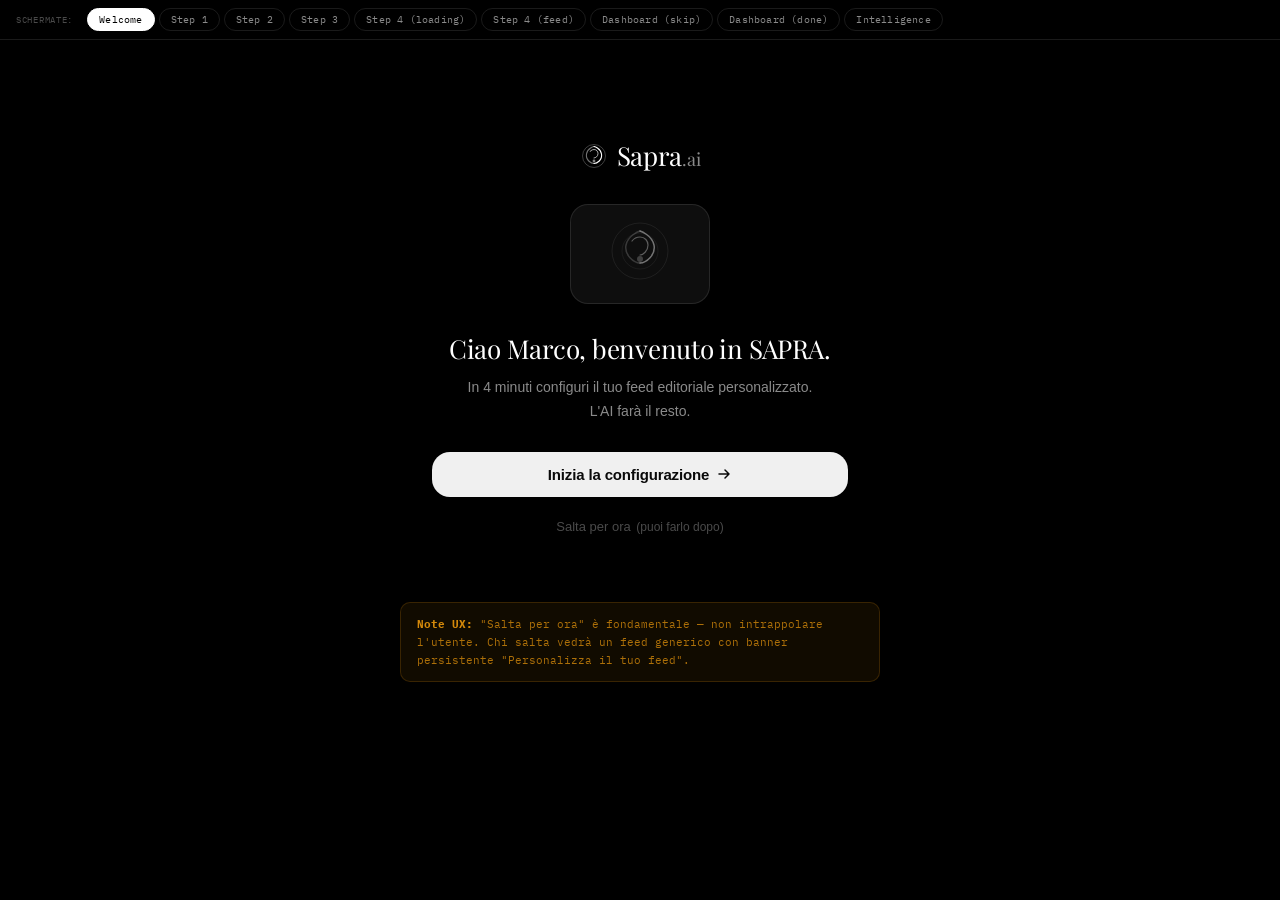
<file: index.html>
<!DOCTYPE html>
<html lang="it">
<head>
  <meta charset="UTF-8" />
  <meta name="viewport" content="width=device-width, initial-scale=1.0" />
  <title>Sapra.ai — Onboarding Wireframe</title>
  <link rel="preconnect" href="https://fonts.googleapis.com" />
  <link rel="preconnect" href="https://fonts.gstatic.com" crossorigin />
  <link href="https://fonts.googleapis.com/css2?family=Playfair+Display:wght@400;500;600&family=IBM+Plex+Mono:wght@400;500&display=swap" rel="stylesheet" />
  <link href="https://api.fontshare.com/v2/css?f[]=satoshi@400,500,700&display=swap" rel="stylesheet" />
  <link rel="stylesheet" href="style.css" />
</head>
<body>
  <!-- NAV MAP -->
  <div class="screen-nav">
    <span class="nav-label">Schermate:</span>
    <button onclick="showScreen('welcome')" class="nav-btn active" id="nav-welcome">Welcome</button>
    <button onclick="showScreen('step1')" class="nav-btn" id="nav-step1">Step 1</button>
    <button onclick="showScreen('step2')" class="nav-btn" id="nav-step2">Step 2</button>
    <button onclick="showScreen('step3')" class="nav-btn" id="nav-step3">Step 3</button>
    <button onclick="showScreen('step4-loading')" class="nav-btn" id="nav-step4-loading">Step 4 (loading)</button>
    <button onclick="showScreen('step4-done')" class="nav-btn" id="nav-step4-done">Step 4 (feed)</button>
    <button onclick="showScreen('dashboard-skip')" class="nav-btn" id="nav-dashboard-skip">Dashboard (skip)</button>
    <button onclick="showScreen('dashboard-done')" class="nav-btn" id="nav-dashboard-done">Dashboard (done)</button>
    <button onclick="showScreen('intelligence')" class="nav-btn" id="nav-intelligence">Intelligence</button>
  </div>

  <div class="stage">

    <!-- ═══════════════════════════════════════════════════════ -->
    <!-- WELCOME SCREEN                                          -->
    <!-- ═══════════════════════════════════════════════════════ -->
    <div class="screen active" id="screen-welcome">
      <div class="card welcome-card">
        <div class="logo">
          <span class="logo-mark">
            <svg width="26" height="26" viewBox="0 0 26 26" fill="none" xmlns="http://www.w3.org/2000/svg">
              <circle cx="13" cy="13" r="11.5" stroke="white" stroke-width="0.8" opacity="0.3"/>
              <path d="M13 3.5C13 3.5 19.5 5 20.5 11C21.5 17 16 20.5 13 20.5" stroke="white" stroke-width="1.1" stroke-linecap="round" fill="none"/>
              <path d="M13 3.5C13 3.5 6.5 5 5.5 11C4.5 17 10 20.5 13 20.5" stroke="white" stroke-width="1.1" stroke-linecap="round" fill="none" opacity="0.45"/>
              <path d="M9 8.5C9 8.5 10.5 6.5 13 6.5C15.5 6.5 17 8.5 17 10.5C17 13.5 14.5 15 13 15" stroke="white" stroke-width="1" stroke-linecap="round" fill="none" opacity="0.65"/>
              <circle cx="13" cy="18" r="1.4" fill="white" opacity="0.5"/>
            </svg>
          </span>
          <span>Sapra<span class="logo-ai">.ai</span></span>
        </div>

        <div class="welcome-illustration">
          <div class="illustration-box">
            <div class="illustration-inner">
              <svg width="64" height="64" viewBox="0 0 64 64" fill="none">
                <circle cx="32" cy="32" r="28" stroke="rgba(255,255,255,0.12)" stroke-width="1"/>
                <circle cx="32" cy="32" r="18" stroke="rgba(255,255,255,0.1)" stroke-width="1"/>
                <path d="M32 12C32 12 44 16 46 26C48 36 38 44 32 44" stroke="white" stroke-width="1.5" stroke-linecap="round" opacity="0.7"/>
                <path d="M32 12C32 12 20 16 18 26C16 36 26 44 32 44" stroke="white" stroke-width="1.5" stroke-linecap="round" opacity="0.3"/>
                <path d="M24 22C24 22 27 18 32 18C37 18 40 22 40 26C40 32 35 36 32 36" stroke="white" stroke-width="1.2" stroke-linecap="round" opacity="0.55"/>
                <circle cx="32" cy="40" r="3" fill="white" opacity="0.35"/>
              </svg>
            </div>
          </div>
        </div>

        <div class="welcome-text">
          <h1>Ciao Marco, benvenuto in SAPRA.</h1>
          <p>In 4 minuti configuri il tuo feed editoriale personalizzato.<br />L'AI farà il resto.</p>
        </div>

        <div class="welcome-actions">
          <button class="btn-primary btn-lg" onclick="showScreen('step1')">
            Inizia la configurazione
            <svg width="16" height="16" viewBox="0 0 16 16" fill="none"><path d="M3 8h10M9 4l4 4-4 4" stroke="currentColor" stroke-width="1.5" stroke-linecap="round" stroke-linejoin="round"/></svg>
          </button>
          <button class="btn-ghost" onclick="showScreen('dashboard-skip')">
            Salta per ora <span class="muted">(puoi farlo dopo)</span>
          </button>
        </div>
      </div>

      <div class="ux-note">
        <strong>Note UX:</strong> "Salta per ora" è fondamentale — non intrappolare l'utente.
        Chi salta vedrà un feed generico con banner persistente "Personalizza il tuo feed".
      </div>
    </div>

    <!-- ═══════════════════════════════════════════════════════ -->
    <!-- STEP 1 — PROFILO EDITORIALE                            -->
    <!-- ═══════════════════════════════════════════════════════ -->
    <div class="screen" id="screen-step1">
      <div class="card wizard-card">
        <!-- Header -->
        <div class="wizard-header">
          <button class="btn-exit" onclick="showScreen('welcome')">
            <svg width="14" height="14" viewBox="0 0 14 14" fill="none"><path d="M13 1L1 13M1 1l12 12" stroke="currentColor" stroke-width="1.5" stroke-linecap="round"/></svg>
            Esci
          </button>
          <div class="step-progress">
            <div class="step-dots">
              <span class="dot active"></span>
              <span class="dot-line"></span>
              <span class="dot"></span>
              <span class="dot-line"></span>
              <span class="dot"></span>
              <span class="dot-line"></span>
              <span class="dot"></span>
            </div>
            <span class="step-label">Step 1 di 4</span>
          </div>
        </div>

        <!-- Body -->
        <div class="wizard-body">
          <div class="step-heading">
            <h2>Chi sei?</h2>
            <p class="step-sub">Aiuta SAPRA a capire il tuo contesto</p>
          </div>

          <!-- Role cards -->
          <div class="field-group">
            <label class="field-label">Che tipo di giornalista sei?</label>
            <div class="role-grid">
              <div class="role-card selected" onclick="toggleRole(this)">
                <span class="role-icon">📰</span>
                <span class="role-name">Giornalista<br/>editoriale</span>
                <span class="role-check">
                  <svg width="12" height="12" viewBox="0 0 12 12" fill="none"><path d="M2 6l3 3 5-5" stroke="currentColor" stroke-width="1.5" stroke-linecap="round" stroke-linejoin="round"/></svg>
                </span>
              </div>
              <div class="role-card" onclick="toggleRole(this)">
                <span class="role-icon">🏛️</span>
                <span class="role-name">Ufficio Stampa /<br/>Istituz.</span>
                <span class="role-check">
                  <svg width="12" height="12" viewBox="0 0 12 12" fill="none"><path d="M2 6l3 3 5-5" stroke="currentColor" stroke-width="1.5" stroke-linecap="round" stroke-linejoin="round"/></svg>
                </span>
              </div>
              <div class="role-card" onclick="toggleRole(this)">
                <span class="role-icon">📡</span>
                <span class="role-name">Freelance</span>
                <span class="role-check">
                  <svg width="12" height="12" viewBox="0 0 12 12" fill="none"><path d="M2 6l3 3 5-5" stroke="currentColor" stroke-width="1.5" stroke-linecap="round" stroke-linejoin="round"/></svg>
                </span>
              </div>
              <div class="role-card" onclick="toggleRole(this)">
                <span class="role-icon">✍️</span>
                <span class="role-name">Content<br/>Creator</span>
                <span class="role-check">
                  <svg width="12" height="12" viewBox="0 0 12 12" fill="none"><path d="M2 6l3 3 5-5" stroke="currentColor" stroke-width="1.5" stroke-linecap="round" stroke-linejoin="round"/></svg>
                </span>
              </div>
            </div>
            <div class="profile-hint">
              <svg width="14" height="14" viewBox="0 0 14 14" fill="none"><circle cx="7" cy="7" r="6" stroke="rgba(212,137,10,0.6)" stroke-width="1.2"/><path d="M7 6v4M7 4.5v.5" stroke="rgba(212,137,10,0.6)" stroke-width="1.2" stroke-linecap="round"/></svg>
              Sulla base del tuo profilo, ti suggeriremo le fonti più rilevanti
            </div>
          </div>

          <!-- Ambiti -->
          <div class="field-group">
            <label class="field-label">In che ambito lavori principalmente?</label>
            <div class="tag-group" id="step1-tags">
              <span class="tag selected" onclick="toggleTag(this)">Politica</span>
              <span class="tag" onclick="toggleTag(this)">Economia</span>
              <span class="tag" onclick="toggleTag(this)">Cronaca</span>
              <span class="tag" onclick="toggleTag(this)">Tecnologia</span>
              <span class="tag" onclick="toggleTag(this)">Cultura</span>
              <span class="tag" onclick="toggleTag(this)">Sport</span>
              <span class="tag" onclick="toggleTag(this)">Ambiente</span>
              <span class="tag" onclick="toggleTag(this)">Esteri</span>
              <span class="tag tag-ghost" onclick="toggleTag(this)">Altro...</span>
            </div>
          </div>

          <!-- Testata -->
          <div class="field-group">
            <label class="field-label">Per quale tipo di testata/organizzazione?</label>
            <input class="text-input" type="text" placeholder='Es. "Il Corriere della Sera", "Comune di Roma", freelance...' />
          </div>
        </div>

        <!-- Footer -->
        <div class="wizard-footer">
          <button class="btn-secondary" onclick="showScreen('welcome')">
            <svg width="14" height="14" viewBox="0 0 14 14" fill="none"><path d="M11 7H3M7 3l-4 4 4 4" stroke="currentColor" stroke-width="1.5" stroke-linecap="round" stroke-linejoin="round"/></svg>
            Indietro
          </button>
          <button class="btn-primary" onclick="showScreen('step2')">
            Continua
            <svg width="14" height="14" viewBox="0 0 14 14" fill="none"><path d="M3 7h8M7 3l4 4-4 4" stroke="currentColor" stroke-width="1.5" stroke-linecap="round" stroke-linejoin="round"/></svg>
          </button>
        </div>
      </div>

      <div class="ux-note">
        <strong>Note UX:</strong> La selezione del ruolo cambia i suggerimenti negli step successivi.
        "Ufficio Stampa Istituzionale" → ANAC, Garante Privacy, Senato.
        "Giornalista editoriale" → feed testate nazionali.
      </div>
    </div>

    <!-- ═══════════════════════════════════════════════════════ -->
    <!-- STEP 2 — TOPIC DI INTERESSE                            -->
    <!-- ═══════════════════════════════════════════════════════ -->
    <div class="screen" id="screen-step2">
      <div class="card wizard-card">
        <div class="wizard-header">
          <button class="btn-exit" onclick="showScreen('step1')">
            <svg width="14" height="14" viewBox="0 0 14 14" fill="none"><path d="M11 7H3M7 3l-4 4 4 4" stroke="currentColor" stroke-width="1.5" stroke-linecap="round" stroke-linejoin="round"/></svg>
            Indietro
          </button>
          <div class="step-progress">
            <div class="step-dots">
              <span class="dot active"></span>
              <span class="dot-line active"></span>
              <span class="dot active"></span>
              <span class="dot-line"></span>
              <span class="dot"></span>
              <span class="dot-line"></span>
              <span class="dot"></span>
            </div>
            <span class="step-label">Step 2 di 4</span>
          </div>
        </div>

        <div class="wizard-body">
          <div class="step-heading">
            <h2>Cosa vuoi monitorare?</h2>
            <p class="step-sub">Scegli almeno 3 topic. Puoi modificarli in qualsiasi momento.</p>
          </div>

          <!-- Search -->
          <div class="search-box">
            <svg width="16" height="16" viewBox="0 0 16 16" fill="none"><circle cx="7" cy="7" r="5" stroke="#9CA3AF" stroke-width="1.5"/><path d="M11 11l3 3" stroke="#9CA3AF" stroke-width="1.5" stroke-linecap="round"/></svg>
            <input type="text" placeholder="Cerca un tema o keyword..." class="search-input" />
          </div>

          <!-- Suggested topics -->
          <div class="field-group">
            <label class="field-label-small">Suggeriti per il tuo profilo:</label>
            <div class="tag-group" id="step2-suggestions">
              <span class="tag selected" onclick="toggleTopicTag(this)">Politica locale</span>
              <span class="tag selected" onclick="toggleTopicTag(this)">Bilancio comunale</span>
              <span class="tag" onclick="toggleTopicTag(this)">Urbanistica</span>
              <span class="tag" onclick="toggleTopicTag(this)">Sanità pubblica</span>
              <span class="tag" onclick="toggleTopicTag(this)">Lavoro pubblico</span>
              <span class="tag" onclick="toggleTopicTag(this)">Elezioni</span>
              <span class="tag" onclick="toggleTopicTag(this)">PNRR</span>
              <span class="tag" onclick="toggleTopicTag(this)">Normativa</span>
            </div>
          </div>

          <!-- Category explore -->
          <div class="field-group">
            <label class="field-label-small">Esplora per categoria:</label>
            <div class="category-pills">
              <button class="pill-btn">Politica <svg width="10" height="10" viewBox="0 0 10 10" fill="none"><path d="M2 4l3 3 3-3" stroke="currentColor" stroke-width="1.2" stroke-linecap="round" stroke-linejoin="round"/></svg></button>
              <button class="pill-btn">Economia <svg width="10" height="10" viewBox="0 0 10 10" fill="none"><path d="M2 4l3 3 3-3" stroke="currentColor" stroke-width="1.2" stroke-linecap="round" stroke-linejoin="round"/></svg></button>
              <button class="pill-btn">Società <svg width="10" height="10" viewBox="0 0 10 10" fill="none"><path d="M2 4l3 3 3-3" stroke="currentColor" stroke-width="1.2" stroke-linecap="round" stroke-linejoin="round"/></svg></button>
            </div>
          </div>

          <hr class="divider" />

          <!-- Selected topics -->
          <div class="field-group">
            <div class="selected-header">
              <label class="field-label-small">I tuoi topic selezionati</label>
              <span class="counter counter-warn" id="topic-counter">2/3 min.</span>
            </div>
            <div class="selected-chips" id="selected-topics">
              <span class="chip">Politica locale <button class="chip-remove" onclick="removeChip(this)">✕</button></span>
              <span class="chip">Bilancio comunale <button class="chip-remove" onclick="removeChip(this)">✕</button></span>
            </div>
          </div>

          <!-- AI feedback -->
          <div class="ai-hint">
            <svg width="16" height="16" viewBox="0 0 16 16" fill="none"><circle cx="8" cy="8" r="7" fill="rgba(212,137,10,0.1)" stroke="rgba(212,137,10,0.5)" stroke-width="1.2"/><path d="M8 5v3.5M8 10.5v.5" stroke="rgba(212,137,10,0.8)" stroke-width="1.2" stroke-linecap="round"/></svg>
            <div>
              <span class="ai-hint-count" id="article-count">Con 2 topic monitorerai ~80 art./giorno.</span><br/>
              <span class="ai-hint-sub">Aggiungi almeno 1 altro topic.</span>
            </div>
          </div>
        </div>

        <div class="wizard-footer">
          <button class="btn-secondary" onclick="showScreen('step1')">
            <svg width="14" height="14" viewBox="0 0 14 14" fill="none"><path d="M11 7H3M7 3l-4 4 4 4" stroke="currentColor" stroke-width="1.5" stroke-linecap="round" stroke-linejoin="round"/></svg>
            Indietro
          </button>
          <button class="btn-primary btn-disabled" id="step2-cta" onclick="step2Continue()">
            Continua
            <svg width="14" height="14" viewBox="0 0 14 14" fill="none"><path d="M3 7h8M7 3l4 4-4 4" stroke="currentColor" stroke-width="1.5" stroke-linecap="round" stroke-linejoin="round"/></svg>
          </button>
        </div>
      </div>

      <div class="ux-note">
        <strong>Note UX:</strong> Il contatore "~80 articoli/giorno" è feedback AI in tempo reale.
        Il minimo di 3 topic sblocca "Continua". La ricerca permette keyword personalizzate.
      </div>
    </div>

    <!-- ═══════════════════════════════════════════════════════ -->
    <!-- STEP 3 — FONTI                                          -->
    <!-- ═══════════════════════════════════════════════════════ -->
    <div class="screen" id="screen-step3">
      <div class="card wizard-card wizard-card--tall">
        <div class="wizard-header">
          <button class="btn-exit" onclick="showScreen('step2')">
            <svg width="14" height="14" viewBox="0 0 14 14" fill="none"><path d="M11 7H3M7 3l-4 4 4 4" stroke="currentColor" stroke-width="1.5" stroke-linecap="round" stroke-linejoin="round"/></svg>
            Indietro
          </button>
          <div class="step-progress">
            <div class="step-dots">
              <span class="dot active"></span>
              <span class="dot-line active"></span>
              <span class="dot active"></span>
              <span class="dot-line active"></span>
              <span class="dot active"></span>
              <span class="dot-line"></span>
              <span class="dot"></span>
            </div>
            <span class="step-label">Step 3 di 4</span>
          </div>
        </div>

        <div class="wizard-body">
          <div class="step-heading">
            <h2>Da dove vuoi leggere?</h2>
            <p class="step-sub">SAPRA monitora le fonti per te, H24.</p>
          </div>

          <!-- Istituzionali -->
          <div class="source-section">
            <div class="source-section-label">ISTITUZIONALI</div>
            <div class="source-list">
              <label class="source-row">
                <input type="checkbox" class="source-check" />
                <span class="source-icon">🏛️</span>
                <span class="source-name">Gazzetta Ufficiale</span>
                <span class="source-badge rss">RSS ✓</span>
              </label>
              <label class="source-row">
                <input type="checkbox" class="source-check" />
                <span class="source-icon">🏛️</span>
                <span class="source-name">Senato della Repubblica</span>
                <span class="source-badge rss">RSS ✓</span>
              </label>
              <label class="source-row">
                <input type="checkbox" class="source-check" />
                <span class="source-icon">🏛️</span>
                <span class="source-name">Camera dei Deputati</span>
                <span class="source-badge rss">RSS ✓</span>
              </label>
              <label class="source-row">
                <input type="checkbox" class="source-check" checked />
                <span class="source-icon">🔒</span>
                <span class="source-name">ANAC</span>
                <span class="source-badge rss">RSS ✓</span>
              </label>
              <label class="source-row">
                <input type="checkbox" class="source-check" checked />
                <span class="source-icon">🔒</span>
                <span class="source-name">Garante Privacy</span>
                <span class="source-badge rss">RSS ✓</span>
              </label>
            </div>
          </div>

          <!-- Testate nazionali -->
          <div class="source-section">
            <div class="source-section-label">TESTATE NAZIONALI</div>
            <div class="source-list">
              <label class="source-row">
                <input type="checkbox" class="source-check" checked />
                <span class="source-icon">📰</span>
                <span class="source-name">Corriere della Sera</span>
              </label>
              <label class="source-row">
                <input type="checkbox" class="source-check" checked />
                <span class="source-icon">📰</span>
                <span class="source-name">Repubblica</span>
              </label>
              <label class="source-row">
                <input type="checkbox" class="source-check" />
                <span class="source-icon">📰</span>
                <span class="source-name">Il Sole 24 Ore</span>
              </label>
              <label class="source-row">
                <input type="checkbox" class="source-check" />
                <span class="source-icon">📰</span>
                <span class="source-name">La Stampa</span>
              </label>
            </div>
          </div>

          <!-- Custom source -->
          <div class="source-custom-section">
            <button class="expand-btn" onclick="toggleCustom()">
              <svg width="12" height="12" viewBox="0 0 12 12" fill="none"><path d="M6 2v8M2 6h8" stroke="currentColor" stroke-width="1.5" stroke-linecap="round"/></svg>
              Aggiungi fonte personalizzata
            </button>
            <div class="custom-form" id="custom-form">
              <div class="custom-input-row">
                <input type="text" class="text-input" placeholder="Incolla URL o RSS feed..." />
                <button class="btn-small-primary">Aggiungi</button>
              </div>
            </div>
          </div>

          <!-- Upload -->
          <div class="upload-btn-row">
            <button class="upload-btn">
              <svg width="14" height="14" viewBox="0 0 14 14" fill="none"><path d="M7 2v8M4 5l3-3 3 3M2 10h10v2H2z" stroke="currentColor" stroke-width="1.2" stroke-linecap="round" stroke-linejoin="round"/></svg>
              Carica documento / archivio (PDF, ZIP)
            </button>
          </div>

          <!-- Stats bar -->
          <div class="stats-bar">
            <span class="stats-text">Fonti attive: <strong>4</strong></span>
            <span class="stats-sep">·</span>
            <span class="stats-text">~220 articoli/giorno</span>
          </div>
        </div>

        <div class="wizard-footer">
          <button class="btn-secondary" onclick="showScreen('step2')">
            <svg width="14" height="14" viewBox="0 0 14 14" fill="none"><path d="M11 7H3M7 3l-4 4 4 4" stroke="currentColor" stroke-width="1.5" stroke-linecap="round" stroke-linejoin="round"/></svg>
            Indietro
          </button>
          <button class="btn-primary" onclick="showScreen('step4-loading')">
            Continua
            <svg width="14" height="14" viewBox="0 0 14 14" fill="none"><path d="M3 7h8M7 3l4 4-4 4" stroke="currentColor" stroke-width="1.5" stroke-linecap="round" stroke-linejoin="round"/></svg>
          </button>
        </div>
      </div>

      <div class="ux-note">
        <strong>Note UX:</strong> Fonti pre-selezionate in base al profilo Step 1 — l'utente può solo deselezionare, riducendo l'attrito.
        Upload documenti seminato qui, più centrale in SVELER.
      </div>
    </div>

    <!-- ═══════════════════════════════════════════════════════ -->
    <!-- STEP 4 — LOADING                                        -->
    <!-- ═══════════════════════════════════════════════════════ -->
    <div class="screen" id="screen-step4-loading">
      <div class="card wizard-card wizard-card--centered">
        <div class="wizard-header">
          <button class="btn-exit" onclick="showScreen('step3')">
            <svg width="14" height="14" viewBox="0 0 14 14" fill="none"><path d="M11 7H3M7 3l-4 4 4 4" stroke="currentColor" stroke-width="1.5" stroke-linecap="round" stroke-linejoin="round"/></svg>
            Indietro
          </button>
          <div class="step-progress">
            <div class="step-dots">
              <span class="dot active"></span>
              <span class="dot-line active"></span>
              <span class="dot active"></span>
              <span class="dot-line active"></span>
              <span class="dot active"></span>
              <span class="dot-line active"></span>
              <span class="dot half"></span>
            </div>
            <span class="step-label">Step 4 di 4</span>
          </div>
        </div>

        <div class="wizard-body loading-body">
          <div class="loading-title">SAPRA sta costruendo il tuo feed...</div>

          <div class="progress-bar-wrap">
            <div class="progress-bar" id="progress-bar"></div>
          </div>
          <div class="progress-pct" id="progress-pct">0%</div>

          <div class="loading-steps">
            <div class="loading-step done" id="lstep1">
              <svg width="14" height="14" viewBox="0 0 14 14" fill="none"><circle cx="7" cy="7" r="6" fill="rgba(74,222,128,0.08)" stroke="#4ADE80" stroke-width="1"/><path d="M4 7l2 2 4-4" stroke="#4ADE80" stroke-width="1.2" stroke-linecap="round" stroke-linejoin="round"/></svg>
              Topic configurati
            </div>
            <div class="loading-step done" id="lstep2">
              <svg width="14" height="14" viewBox="0 0 14 14" fill="none"><circle cx="7" cy="7" r="6" fill="rgba(74,222,128,0.08)" stroke="#4ADE80" stroke-width="1"/><path d="M4 7l2 2 4-4" stroke="#4ADE80" stroke-width="1.2" stroke-linecap="round" stroke-linejoin="round"/></svg>
              Fonti connesse
            </div>
            <div class="loading-step spinning" id="lstep3">
              <svg class="spin" width="14" height="14" viewBox="0 0 14 14" fill="none"><circle cx="7" cy="7" r="6" stroke="rgba(255,255,255,0.1)" stroke-width="1.5"/><path d="M7 1a6 6 0 0 1 6 6" stroke="white" stroke-width="1.5" stroke-linecap="round"/></svg>
              <span id="loading-msg">Analisi AI in corso...</span>
            </div>
          </div>

          <button class="btn-link-sm" onclick="skipToResult()">Vai al risultato →</button>
        </div>
      </div>

      <div class="ux-note">
        <strong>Note UX:</strong> Animazione con messaggi rotanti ("Connessione fonti...", "Analisi topic...", "Ranking articoli...")
        per dare senso di lavoro AI in corso. Durata ~10 secondi.
      </div>
    </div>

    <!-- ═══════════════════════════════════════════════════════ -->
    <!-- STEP 4 — FEED PRONTO                                    -->
    <!-- ═══════════════════════════════════════════════════════ -->
    <div class="screen" id="screen-step4-done">
      <div class="card wizard-card wizard-card--tall">
        <div class="wizard-header no-back">
          <div></div>
          <div class="step-progress">
            <div class="step-dots">
              <span class="dot active"></span>
              <span class="dot-line active"></span>
              <span class="dot active"></span>
              <span class="dot-line active"></span>
              <span class="dot active"></span>
              <span class="dot-line active"></span>
              <span class="dot active"></span>
            </div>
            <span class="step-label">Step 4 di 4</span>
          </div>
        </div>

        <div class="wizard-body">
          <div class="success-badge">
            <svg width="20" height="20" viewBox="0 0 20 20" fill="none"><circle cx="10" cy="10" r="9" fill="rgba(74,222,128,0.08)" stroke="#4ADE80" stroke-width="1.5"/><path d="M6 10l3 3 5-5" stroke="#4ADE80" stroke-width="1.5" stroke-linecap="round" stroke-linejoin="round"/></svg>
            Il tuo feed è pronto.
          </div>

          <div class="preview-label">Anteprima — Ultimi articoli rilevanti:</div>

          <div class="article-list">
            <div class="article-row">
              <div class="article-score score-high">★ 96%</div>
              <div class="article-body">
                <div class="article-title">DDL Sicurezza: approvato emendamento sui reporter</div>
                <div class="article-meta">Corriere della Sera · 1h fa · <span class="topic-pill">Politica locale</span></div>
              </div>
            </div>
            <div class="article-row">
              <div class="article-score score-mid">★ 91%</div>
              <div class="article-body">
                <div class="article-title">ANAC: nuove linee guida per appalti pubblici 2025</div>
                <div class="article-meta">ANAC · 3h fa · <span class="topic-pill">ANAC</span></div>
              </div>
            </div>
            <div class="article-row">
              <div class="article-score score-ok">★ 84%</div>
              <div class="article-body">
                <div class="article-title">Bilancio comunale Roma: approvato il piano triennale</div>
                <div class="article-meta">Repubblica · 5h fa · <span class="topic-pill">Bilancio</span></div>
              </div>
            </div>
          </div>

          <!-- Config summary -->
          <div class="config-summary">
            <div class="config-summary-label">Riepilogo configurazione</div>
            <div class="config-pills">
              <span class="config-tag">5 topic</span>
              <span class="config-tag">4 fonti</span>
              <span class="config-tag">~220 art./giorno</span>
            </div>
          </div>

          <!-- Edit links -->
          <div class="edit-links">
            <span class="muted-sm">Non ti convince qualcosa?</span>
            <div class="edit-btns">
              <button class="btn-edit" onclick="showScreen('step2')">✏️ Modifica topic</button>
              <button class="btn-edit" onclick="showScreen('step3')">✏️ Modifica fonti</button>
            </div>
          </div>
        </div>

        <div class="wizard-footer wizard-footer--center">
          <button class="btn-primary btn-lg" onclick="showScreen('dashboard-done')">
            Entra in SAPRA
            <svg width="16" height="16" viewBox="0 0 16 16" fill="none"><path d="M3 8h10M9 4l4 4-4 4" stroke="currentColor" stroke-width="1.5" stroke-linecap="round" stroke-linejoin="round"/></svg>
          </button>
        </div>
      </div>

      <div class="ux-note">
        <strong>Note UX:</strong> La preview crea il "momento wow" prima della dashboard.
        I link "Modifica" permettono di tornare indietro senza ricominciare dall'inizio.
      </div>
    </div>

    <!-- ═══════════════════════════════════════════════════════ -->
    <!-- DASHBOARD — SKIP STATE                                  -->
    <!-- ═══════════════════════════════════════════════════════ -->
    <div class="screen" id="screen-dashboard-skip">
      <div class="card dashboard-card">
        <!-- Top bar -->
        <div class="dash-topbar">
          <span class="dash-logo">
            <svg width="20" height="20" viewBox="0 0 26 26" fill="none">
              <circle cx="13" cy="13" r="11.5" stroke="white" stroke-width="0.8" opacity="0.3"/>
              <path d="M13 3.5C13 3.5 19.5 5 20.5 11C21.5 17 16 20.5 13 20.5" stroke="white" stroke-width="1.1" stroke-linecap="round"/>
              <path d="M13 3.5C13 3.5 6.5 5 5.5 11C4.5 17 10 20.5 13 20.5" stroke="white" stroke-width="1.1" stroke-linecap="round" opacity="0.45"/>
              <circle cx="13" cy="18" r="1.4" fill="white" opacity="0.5"/>
            </svg>
            Sapra<span class="dash-logo-ai">.ai</span>
          </span>
          <div class="dash-topbar-right">
            <span class="dash-user">Marco R.</span>
            <div class="dash-avatar">M</div>
          </div>
        </div>

        <!-- Persistent banner -->
        <div class="setup-banner">
          <div class="banner-left">
            <svg width="16" height="16" viewBox="0 0 16 16" fill="none"><circle cx="8" cy="8" r="7" fill="rgba(212,137,10,0.1)" stroke="rgba(212,137,10,0.4)" stroke-width="1.2"/><path d="M8 5v3.5M8 10.5v.5" stroke="rgba(212,137,10,0.7)" stroke-width="1.2" stroke-linecap="round"/></svg>
            <div>
              <div class="banner-title">Il tuo feed non è ancora personalizzato</div>
              <div class="banner-sub">Ci vogliono 4 minuti per configurarlo.</div>
            </div>
          </div>
          <button class="btn-banner" onclick="showScreen('welcome')">Configura ora →</button>
          <button class="banner-close" aria-label="Chiudi">✕</button>
        </div>

        <!-- Feed generico -->
        <div class="dash-layout">
          <div class="dash-sidebar">
            <div class="sidebar-section-label">Menu</div>
            <div class="sidebar-item active">
              <svg width="14" height="14" viewBox="0 0 14 14" fill="none"><rect x="1" y="2" width="12" height="10" rx="1.5" stroke="currentColor" stroke-width="1.2"/><path d="M4 6h6M4 9h4" stroke="currentColor" stroke-width="1.2" stroke-linecap="round"/></svg>
              Feed
            </div>
            <div class="sidebar-item" onclick="showScreen('intelligence')">🧠 Intelligence</div>
            <div class="sidebar-item">
              <svg width="14" height="14" viewBox="0 0 14 14" fill="none"><circle cx="7" cy="7" r="6" stroke="currentColor" stroke-width="1.2"/><path d="M7 4v3l2 2" stroke="currentColor" stroke-width="1.2" stroke-linecap="round"/></svg>
              Archivio
            </div>
            <div class="sidebar-item">
              <svg width="14" height="14" viewBox="0 0 14 14" fill="none"><path d="M7 1l1.5 3 3.5.5-2.5 2.5.5 3.5L7 9l-3 1.5.5-3.5L2 4.5 5.5 4z" stroke="currentColor" stroke-width="1.2" stroke-linejoin="round"/></svg>
              Salvati
            </div>
            <div class="sidebar-item">
              <svg width="14" height="14" viewBox="0 0 14 14" fill="none"><circle cx="7" cy="5" r="3" stroke="currentColor" stroke-width="1.2"/><path d="M2 13c0-2.76 2.24-5 5-5s5 2.24 5 5" stroke="currentColor" stroke-width="1.2" stroke-linecap="round"/></svg>
              Profilo
            </div>
          </div>

          <div class="dash-main">
            <div class="dash-feed-header">
              <h3>Feed generale</h3>
              <span class="feed-badge generic">Feed generico</span>
            </div>

            <div class="generic-articles">
              <div class="dash-article generic-art">
                <div class="dash-art-meta">Politica · 2h fa</div>
                <div class="dash-art-title">Notizia generica non filtrata per il tuo profilo</div>
                <div class="dash-art-source">ANSA</div>
              </div>
              <div class="dash-article generic-art">
                <div class="dash-art-meta">Economia · 3h fa</div>
                <div class="dash-art-title">Altra notizia generica — non personalizzata</div>
                <div class="dash-art-source">Il Sole 24 Ore</div>
              </div>
              <div class="dash-article generic-art">
                <div class="dash-art-meta">Cronaca · 5h fa</div>
                <div class="dash-art-title">Terza notizia: feed ancora da personalizzare</div>
                <div class="dash-art-source">Repubblica</div>
              </div>
            </div>
          </div>
        </div>
      </div>

      <div class="ux-note">
        <strong>Note UX:</strong> Il banner è persistente ma non invasivo. Il feed generico mostra che funziona,
        ma la mancanza di personalizzazione è comunicata chiaramente.
      </div>
    </div>

    <!-- ═══════════════════════════════════════════════════════ -->
    <!-- DASHBOARD — WIZARD COMPLETATO                           -->
    <!-- ═══════════════════════════════════════════════════════ -->
    <div class="screen" id="screen-dashboard-done">
      <div class="card dashboard-card">
        <div class="dash-topbar">
          <span class="dash-logo">
            <svg width="20" height="20" viewBox="0 0 26 26" fill="none">
              <circle cx="13" cy="13" r="11.5" stroke="white" stroke-width="0.8" opacity="0.3"/>
              <path d="M13 3.5C13 3.5 19.5 5 20.5 11C21.5 17 16 20.5 13 20.5" stroke="white" stroke-width="1.1" stroke-linecap="round"/>
              <path d="M13 3.5C13 3.5 6.5 5 5.5 11C4.5 17 10 20.5 13 20.5" stroke="white" stroke-width="1.1" stroke-linecap="round" opacity="0.45"/>
              <circle cx="13" cy="18" r="1.4" fill="white" opacity="0.5"/>
            </svg>
            Sapra<span class="dash-logo-ai">.ai</span>
          </span>
          <div class="dash-topbar-right">
            <span class="dash-user">Marco R.</span>
            <div class="dash-avatar">M</div>
          </div>
        </div>

        <div class="dash-layout">
          <div class="dash-sidebar">
            <div class="sidebar-section-label">Menu</div>
            <div class="sidebar-item active">
              <svg width="14" height="14" viewBox="0 0 14 14" fill="none"><rect x="1" y="2" width="12" height="10" rx="1.5" stroke="currentColor" stroke-width="1.2"/><path d="M4 6h6M4 9h4" stroke="currentColor" stroke-width="1.2" stroke-linecap="round"/></svg>
              Feed
            </div>
            <div class="sidebar-item" onclick="showScreen('intelligence')">🧠 Intelligence</div>
            <div class="sidebar-item">
              <svg width="14" height="14" viewBox="0 0 14 14" fill="none"><circle cx="7" cy="7" r="6" stroke="currentColor" stroke-width="1.2"/><path d="M7 4v3l2 2" stroke="currentColor" stroke-width="1.2" stroke-linecap="round"/></svg>
              Archivio
            </div>
            <div class="sidebar-item">
              <svg width="14" height="14" viewBox="0 0 14 14" fill="none"><path d="M7 1l1.5 3 3.5.5-2.5 2.5.5 3.5L7 9l-3 1.5.5-3.5L2 4.5 5.5 4z" stroke="currentColor" stroke-width="1.2" stroke-linejoin="round"/></svg>
              Salvati
            </div>
            <div class="sidebar-item">
              <svg width="14" height="14" viewBox="0 0 14 14" fill="none"><circle cx="7" cy="5" r="3" stroke="currentColor" stroke-width="1.2"/><path d="M2 13c0-2.76 2.24-5 5-5s5 2.24 5 5" stroke="currentColor" stroke-width="1.2" stroke-linecap="round"/></svg>
              Profilo
            </div>
          </div>

          <div class="dash-main">
            <div class="dash-feed-header">
              <h3>Il tuo feed</h3>
              <span class="feed-badge personalized">Personalizzato ✓</span>
            </div>

            <!-- Article with tooltip -->
            <div class="dash-article featured-art" id="first-article">
              <div class="article-score-inline">★ 96%</div>
              <div class="dash-art-body">
                <div class="dash-art-meta">Politica locale · 1h fa</div>
                <div class="dash-art-title">DDL Sicurezza: approvato emendamento sui reporter</div>
                <div class="dash-art-source">Corriere della Sera</div>
              </div>
              <!-- Contextual tooltip -->
              <div class="tooltip-contextual" id="first-tooltip">
                <div class="tooltip-arrow"></div>
                <div class="tooltip-body">
                  <svg width="12" height="12" viewBox="0 0 12 12" fill="none"><circle cx="6" cy="6" r="5" fill="rgba(255,255,255,0.06)" stroke="rgba(255,255,255,0.3)" stroke-width="1"/><path d="M6 4v2.5M6 8v.5" stroke="rgba(255,255,255,0.6)" stroke-width="1" stroke-linecap="round"/></svg>
                  Selezionato per il topic <strong>Politica locale</strong>
                  <button class="tooltip-close" onclick="document.getElementById('first-tooltip').style.display='none'">✕</button>
                </div>
              </div>
            </div>

            <div class="dash-article">
              <div class="article-score-inline score-mid">★ 91%</div>
              <div class="dash-art-body">
                <div class="dash-art-meta">ANAC · 3h fa</div>
                <div class="dash-art-title">ANAC: nuove linee guida per appalti pubblici 2025</div>
                <div class="dash-art-source">ANAC</div>
              </div>
            </div>

            <div class="dash-article">
              <div class="article-score-inline score-ok">★ 84%</div>
              <div class="dash-art-body">
                <div class="dash-art-meta">Bilancio · 5h fa</div>
                <div class="dash-art-title">Bilancio comunale Roma: approvato il piano triennale</div>
                <div class="dash-art-source">Repubblica</div>
              </div>
            </div>
          </div>
        </div>
      </div>

      <div class="ux-note">
        <strong>Note UX:</strong> Tooltip contestuale sul primo articolo: "Selezionato perché corrisponde al topic X".
        Il feed personalizzato è immediatamente visibile e rilevante.
      </div>
    </div>


    <!-- === SCHERMATA: INTELLIGENCE === -->
    <div class="screen" id="screen-intelligence">
      <div class="card intelligence-card">

        <!-- Top bar (riusa struttura dashboard) -->
        <div class="dash-topbar">
          <span class="dash-logo">
            <svg width="20" height="20" viewBox="0 0 26 26" fill="none">
              <circle cx="13" cy="13" r="11.5" stroke="white" stroke-width="0.8" opacity="0.3"/>
              <path d="M13 3.5C13 3.5 19.5 5 20.5 11C21.5 17 16 20.5 13 20.5" stroke="white" stroke-width="1.1" stroke-linecap="round"/>
              <path d="M13 3.5C13 3.5 6.5 5 5.5 11C4.5 17 10 20.5 13 20.5" stroke="white" stroke-width="1.1" stroke-linecap="round" opacity="0.45"/>
              <circle cx="13" cy="18" r="1.4" fill="white" opacity="0.5"/>
            </svg>
            Sapra<span class="dash-logo-ai">.ai</span>
          </span>
          <div class="dash-topbar-right">
            <span class="dash-user">Marco R.</span>
            <div class="dash-avatar">M</div>
          </div>
        </div>

        <!-- Layout sidebar + main -->
        <div class="dash-layout intel-layout">

          <!-- Sidebar -->
          <div class="dash-sidebar">
            <div class="sidebar-section-label">Menu</div>
            <div class="sidebar-item" onclick="showScreen('dashboard-done')">
              <svg width="14" height="14" viewBox="0 0 14 14" fill="none"><rect x="1" y="2" width="12" height="10" rx="1.5" stroke="currentColor" stroke-width="1.2"/><path d="M4 6h6M4 9h4" stroke="currentColor" stroke-width="1.2" stroke-linecap="round"/></svg>
              Feed
            </div>
            <div class="sidebar-item active">🧠 Intelligence</div>
            <div class="sidebar-item">
              <svg width="14" height="14" viewBox="0 0 14 14" fill="none"><circle cx="7" cy="7" r="6" stroke="currentColor" stroke-width="1.2"/><path d="M7 4v3l2 2" stroke="currentColor" stroke-width="1.2" stroke-linecap="round"/></svg>
              Archivio
            </div>
            <div class="sidebar-item">
              <svg width="14" height="14" viewBox="0 0 14 14" fill="none"><path d="M7 1l1.5 3 3.5.5-2.5 2.5.5 3.5L7 9l-3 1.5.5-3.5L2 4.5 5.5 4z" stroke="currentColor" stroke-width="1.2" stroke-linejoin="round"/></svg>
              Salvati
            </div>
            <div class="sidebar-item">
              <svg width="14" height="14" viewBox="0 0 14 14" fill="none"><circle cx="7" cy="5" r="3" stroke="currentColor" stroke-width="1.2"/><path d="M2 13c0-2.76 2.24-5 5-5s5 2.24 5 5" stroke="currentColor" stroke-width="1.2" stroke-linecap="round"/></svg>
              Profilo
            </div>
          </div>

          <!-- Main content -->
          <div class="intel-main">

            <!-- Header -->
            <div class="intel-header">
              <div class="intel-header-left">
                <h2 class="intel-title">🧠 Intelligence</h2>
                <div class="intel-meta">
                  <span class="intel-date">5 Marzo 2026</span>
                  <span class="intel-sep">·</span>
                  <span class="intel-update">Aggiornato alle 08:00 · Basato sui tuoi 5 topic</span>
                </div>
              </div>
              <button class="btn-ghost-sm">Aggiorna</button>
            </div>

            <!-- ═══ SEZIONE 1: AZIONI EDITORIALI ═══ -->
            <div class="intel-section">
              <div class="intel-section-label">🎯 AZIONI EDITORIALI SUGGERITE</div>
              <div class="intel-section-sub">Ordinate per opportunità e urgenza</div>

              <!-- Card 1 — URGENTE -->
              <div class="intel-action-card" style="border-left-color: #F44336;">
                <div class="intel-action-badge badge-urgent">🔥 URGENTE · entro 2 ore</div>
                <div class="intel-action-title">Scrivi un pezzo su OpenAI e il mercato europeo</div>
                <div class="intel-action-text">14 testate ne parlano ma nessuna ha ancora collegato l'annuncio all'impatto sulle PMI italiane. Finestra editoriale aperta.</div>
                <div class="intel-action-cta">
                  <button class="btn-context" onclick="showScreen('dashboard-done')">3 articoli di contesto</button>
                  <button class="btn-write" onclick="openWriteModal('OpenAI e mercato europeo — angolo PMI italiane')">✍️ Scrivi ora →</button>
                </div>
              </div>

              <!-- Card 2 — OPPORTUNITÀ -->
              <div class="intel-action-card" style="border-left-color: #4CAF50;">
                <div class="intel-action-badge badge-opportunity">💡 OPPORTUNITÀ · nessuna scadenza</div>
                <div class="intel-action-title">Inchiesta: ANAC + Elezioni Lazio</div>
                <div class="intel-action-text">Le nuove indagini ANAC sugli appalti del Lazio non sono ancora state collegate alle elezioni regionali di maggio. È un angolo libero.</div>
                <div class="intel-action-cta">
                  <button class="btn-context" onclick="showScreen('dashboard-done')">5 articoli correlati</button>
                  <button class="btn-write" onclick="openWriteModal('ANAC + Elezioni Lazio — angolo appalti regionali')">✍️ Sviluppa →</button>
                </div>
              </div>

              <!-- Card 3 — IN SCADENZA -->
              <div class="intel-action-card" style="border-left-color: #F59E0B;">
                <div class="intel-action-badge badge-deadline">📅 IN SCADENZA · oggi alle 15:00</div>
                <div class="intel-action-title">Approvazione bilancio comunale Roma</div>
                <div class="intel-action-text">Il Consiglio vota oggi. Hai già 3 articoli salvati su questo topic. Vale la pena essere presenti.</div>
                <div class="intel-action-cta">
                  <button class="btn-context" onclick="showScreen('dashboard-done')">Vedi articoli salvati</button>
                  <button class="btn-write" onclick="openWriteModal('Bilancio comunale Roma — voto consiglio comunale')">✍️ Prepara il pezzo →</button>
                </div>
              </div>
            </div>

            <hr class="intel-divider" />

            <!-- ═══ SEZIONE 2: CONNESSIONI ═══ -->
            <div class="intel-section">
              <div class="intel-section-label">🔗 CONNESSIONI RILEVATE</div>
              <div class="intel-section-sub">Topic che si intersecano questa settimana</div>

              <div class="intel-connections">

                <div class="intel-conn-row">
                  <div class="intel-conn-topics">
                    <span class="intel-conn-topic">ANAC</span>
                    <span class="intel-conn-arrow">←────────────►</span>
                    <span class="intel-conn-topic">Elezioni Lazio</span>
                  </div>
                  <div class="intel-conn-text">3 articoli questa settimana menzionano entrambi i topic. Nessuno ha scritto la connessione.</div>
                  <div class="intel-conn-footer">
                    <a class="intel-conn-link" onclick="showScreen('dashboard-done')">Esplora →</a>
                  </div>
                </div>
                <hr class="intel-divider-thin" />

                <div class="intel-conn-row">
                  <div class="intel-conn-topics">
                    <span class="intel-conn-topic">PNRR</span>
                    <span class="intel-conn-arrow">←────────────►</span>
                    <span class="intel-conn-topic">Bilancio Roma</span>
                  </div>
                  <div class="intel-conn-text">I nuovi fondi PNRR impattano direttamente il bilancio approvato ieri.</div>
                  <div class="intel-conn-footer">
                    <a class="intel-conn-link" onclick="showScreen('dashboard-done')">Esplora →</a>
                  </div>
                </div>
                <hr class="intel-divider-thin" />

                <div class="intel-conn-row">
                  <div class="intel-conn-topics">
                    <span class="intel-conn-topic">Garante Privacy</span>
                    <span class="intel-conn-arrow">←────────────►</span>
                    <span class="intel-conn-topic">AI Act UE</span>
                  </div>
                  <div class="intel-conn-text">Il nuovo regolamento europeo cita il Garante italiano 4 volte.</div>
                  <div class="intel-conn-footer">
                    <a class="intel-conn-link" onclick="showScreen('dashboard-done')">Esplora →</a>
                  </div>
                </div>

              </div>
            </div>

            <hr class="intel-divider" />

            <!-- ═══ SEZIONE 3: TIMELINE STORIE ═══ -->
            <div class="intel-section">
              <div class="intel-section-label">📅 TIMELINE STORIE</div>
              <div class="intel-section-sub">Come si stanno evolvendo i tuoi topic</div>

              <!-- Storia 1 -->
              <div class="intel-story">
                <div class="intel-story-header">
                  <span class="intel-story-name">ANAC — Appalti Lazio</span>
                  <span class="intel-story-badge badge-evolving">🔴 In evoluzione</span>
                </div>
                <div class="intel-timeline">
                  <div class="intel-tl-item">
                    <div class="intel-tl-dot"></div>
                    <div class="intel-tl-content">
                      <div class="intel-tl-date">Gen</div>
                      <div class="intel-tl-label">Prima segnalazione</div>
                    </div>
                  </div>
                  <div class="intel-tl-line"></div>
                  <div class="intel-tl-item">
                    <div class="intel-tl-dot"></div>
                    <div class="intel-tl-content">
                      <div class="intel-tl-date">Feb</div>
                      <div class="intel-tl-label">Indagine preliminare</div>
                    </div>
                  </div>
                  <div class="intel-tl-line"></div>
                  <div class="intel-tl-item">
                    <div class="intel-tl-dot intel-tl-dot--today"></div>
                    <div class="intel-tl-content">
                      <div class="intel-tl-date intel-tl-date--today">Mar</div>
                      <div class="intel-tl-label">12 fascicoli aperti <span class="intel-tl-today">← oggi</span></div>
                    </div>
                  </div>
                </div>
                <div class="intel-story-next">Prossimo step atteso: <em>audizione parlamentare</em></div>
                <a class="intel-conn-link" onclick="showScreen('dashboard-done')">Segui la storia →</a>
              </div>

              <hr class="intel-divider-thin" />

              <!-- Storia 2 -->
              <div class="intel-story">
                <div class="intel-story-header">
                  <span class="intel-story-name">OpenAI in Europa</span>
                  <span class="intel-story-badge badge-growing">🟡 In crescita</span>
                </div>
                <div class="intel-timeline">
                  <div class="intel-tl-item">
                    <div class="intel-tl-dot"></div>
                    <div class="intel-tl-content">
                      <div class="intel-tl-date">Nov</div>
                      <div class="intel-tl-label">Annuncio espansione</div>
                    </div>
                  </div>
                  <div class="intel-tl-line"></div>
                  <div class="intel-tl-item">
                    <div class="intel-tl-dot"></div>
                    <div class="intel-tl-content">
                      <div class="intel-tl-date">Feb</div>
                      <div class="intel-tl-label">Accordi UE</div>
                    </div>
                  </div>
                  <div class="intel-tl-line"></div>
                  <div class="intel-tl-item">
                    <div class="intel-tl-dot intel-tl-dot--today"></div>
                    <div class="intel-tl-content">
                      <div class="intel-tl-date intel-tl-date--today">Mar</div>
                      <div class="intel-tl-label">Nuovi modelli <span class="intel-tl-today">← oggi</span></div>
                    </div>
                  </div>
                </div>
                <div class="intel-story-next">Prossimo step atteso: <em>risposta competitor europei</em></div>
                <a class="intel-conn-link" onclick="showScreen('dashboard-done')">Segui la storia →</a>
              </div>
            </div>

            <hr class="intel-divider" />

            <!-- ═══ SEZIONE 4: SILENZI ANOMALI ═══ -->
            <div class="intel-section">
              <div class="intel-section-label">🔇 SILENZI ANOMALI</div>
              <div class="intel-section-sub">Topic che hanno smesso di avere copertura</div>

              <div class="intel-silence-row">
                <div class="intel-silence-topic">Garante Privacy</div>
                <div class="intel-silence-stats">
                  <span>Nessun articolo nelle ultime 48h</span>
                  <span class="intel-silence-sep">·</span>
                  <span class="intel-silence-norm">Di solito: 3-4 articoli al giorno</span>
                </div>
                <div class="intel-silence-last">Ultima notizia: provvedimento del 2/03</div>
                <div class="intel-silence-note">💡 Possibile motivo: attesa sviluppi</div>
                <a class="intel-conn-link" onclick="showScreen('dashboard-done')">Vale la pena chiamare una fonte?</a>
              </div>

              <hr class="intel-divider-thin" />

              <div class="intel-silence-row">
                <div class="intel-silence-topic">Bilancio Comunale</div>
                <div class="intel-silence-stats">
                  <span>Silenzio di 24h dopo il picco di ieri (18 articoli)</span>
                </div>
                <div class="intel-silence-note">💡 Post-approvazione: possibili reazioni dei partiti nelle prossime ore</div>
                <a class="intel-conn-link" onclick="showScreen('dashboard-done')">Monitora sviluppi →</a>
              </div>
            </div>

            <hr class="intel-divider" />

            <!-- ═══ SEZIONE 5: PROFILO EDITORIALE ═══ -->
            <div class="intel-section">
              <div class="intel-section-label">👤 IL TUO PROFILO EDITORIALE</div>
              <div class="intel-section-sub">Come stai coprendo i tuoi topic</div>

              <!-- Barre -->
              <div class="intel-bars">
                <div class="intel-bar-row">
                  <div class="intel-bar-label">AI</div>
                  <div class="intel-bar-track">
                    <div class="intel-bar-fill" style="width: 100%;"></div>
                  </div>
                  <div class="intel-bar-right">5 pezzi <span class="intel-bar-note">Topic più trattato</span></div>
                </div>
                <div class="intel-bar-row">
                  <div class="intel-bar-label">ANAC</div>
                  <div class="intel-bar-track">
                    <div class="intel-bar-fill" style="width: 80%;"></div>
                  </div>
                  <div class="intel-bar-right">4 pezzi</div>
                </div>
                <div class="intel-bar-row">
                  <div class="intel-bar-label">Roma</div>
                  <div class="intel-bar-track">
                    <div class="intel-bar-fill" style="width: 60%;"></div>
                  </div>
                  <div class="intel-bar-right">3 pezzi</div>
                </div>
              </div>

              <hr class="intel-divider-thin" />

              <!-- Alert PNRR -->
              <div class="intel-alert-box">
                <div class="intel-alert-text">
                  📌 Topic monitorato ma mai trattato:<br/>
                  <strong>PNRR</strong> — 23 articoli letti, 0 pezzi scritti<br/>
                  💡 Potrebbe essere un'opportunità
                </div>
              </div>

              <hr class="intel-divider-thin" />

              <!-- Tag angoli -->
              <div class="intel-angles">
                <span class="intel-angles-label">🎯 Angoli che usi spesso:</span>
                <div class="intel-angles-tags">
                  <span class="intel-angle-tag">Critico-istituzionale</span>
                  <span class="intel-angle-tag">Impatto locale</span>
                  <span class="intel-angle-tag">Normativo</span>
                </div>
              </div>
            </div>

          </div><!-- /intel-main -->
        </div><!-- /dash-layout -->
      </div><!-- /intelligence-card -->

      <!-- Modal SCRIVI (richiamato dai CTA) -->
      <div class="intel-modal-overlay" id="write-modal" onclick="closeWriteModal(event)">
        <div class="intel-modal">
          <div class="intel-modal-header">
            <span class="intel-modal-title">✍️ Scrivi</span>
            <button class="intel-modal-close" onclick="closeWriteModal()">✕</button>
          </div>
          <div class="intel-modal-body">
            <label class="intel-modal-label">Titolo / Angolo</label>
            <textarea class="intel-modal-textarea" id="modal-notes" rows="4" placeholder="Inserisci il tuo angolo editoriale..."></textarea>
            <div class="intel-modal-actions">
              <button class="btn-primary" style="width:100%;">Inizia a scrivere →</button>
            </div>
          </div>
        </div>
      </div>

    </div><!-- /screen-intelligence -->

  </div><!-- /stage -->

  <script src="script.js"></script>
</body>
</html>
</file>
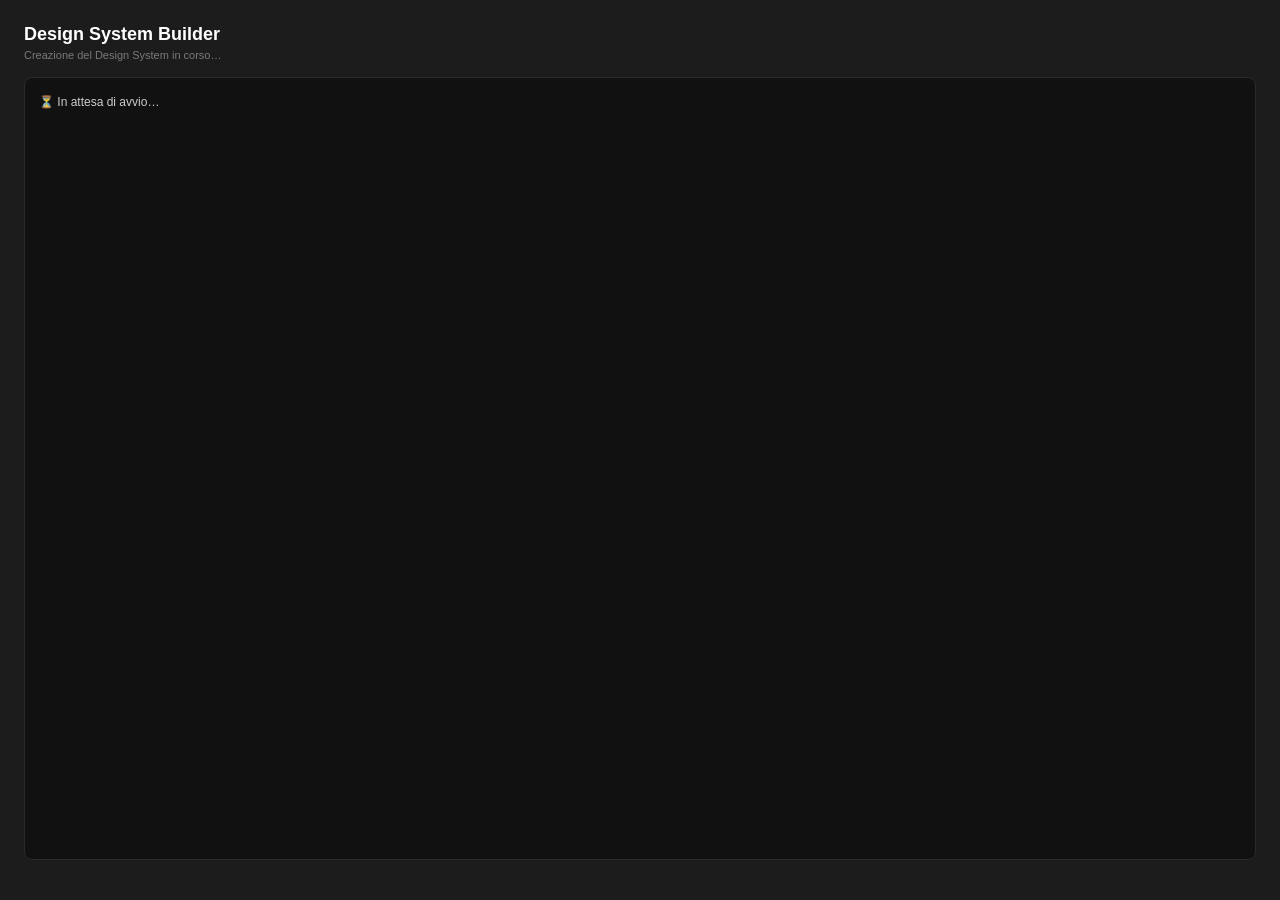
<file: figma-design-system/ui.html>
<!DOCTYPE html>
<html lang="it">
<head>
<meta charset="UTF-8" />
<style>
  * { box-sizing: border-box; margin: 0; padding: 0; }
  body {
    font-family: 'Inter', sans-serif;
    font-size: 13px;
    background: #1c1c1c;
    color: #eaeaea;
    padding: 24px;
    height: 100vh;
    display: flex;
    flex-direction: column;
    gap: 16px;
  }
  h2 { font-size: 18px; font-weight: 600; color: #fff; }
  p.sub { font-size: 11px; color: #7a7a7a; margin-top: 4px; }
  #log {
    flex: 1;
    background: #111;
    border-radius: 8px;
    padding: 14px;
    overflow-y: auto;
    font-size: 12px;
    line-height: 1.8;
    color: #ccc;
    border: 1px solid #2a2a2a;
  }
  .log-line { display: flex; gap: 8px; }
  .done-section {
    background: #0a1f15;
    border: 1px solid #00AC3A44;
    border-radius: 8px;
    padding: 14px;
    font-size: 11px;
    color: #00AC3A;
    display: none;
  }
  .done-section h3 { font-size: 13px; margin-bottom: 8px; color: #00FFDD; }
  .done-section ul { padding-left: 16px; }
  .done-section li { margin: 2px 0; }
  .error-section {
    background: #1f0a0a;
    border: 1px solid #F1334244;
    border-radius: 8px;
    padding: 14px;
    font-size: 12px;
    color: #F13342;
    display: none;
  }
  footer {
    display: flex;
    justify-content: flex-end;
  }
  button {
    background: #eaeaea;
    color: #000;
    border: none;
    padding: 8px 20px;
    border-radius: 5px;
    cursor: pointer;
    font-size: 13px;
    font-weight: 500;
  }
  button:hover { background: #ccc; }
  button#close { display: none; }
</style>
</head>
<body>
  <div>
    <h2>Design System Builder</h2>
    <p class="sub">Creazione del Design System in corso…</p>
  </div>

  <div id="log">
    <div class="log-line">⏳ In attesa di avvio…</div>
  </div>

  <div class="done-section" id="done-section">
    <h3>✅ Design System creato con successo!</h3>
    <div id="done-content"></div>
  </div>

  <div class="error-section" id="error-section"></div>

  <footer>
    <button id="close" onclick="close()">Chiudi Plugin</button>
  </footer>

<script>
const log = document.getElementById('log');
const doneSection = document.getElementById('done-section');
const doneContent = document.getElementById('done-content');
const errorSection = document.getElementById('error-section');
const closeBtn = document.getElementById('close');

function addLog(text) {
  const line = document.createElement('div');
  line.className = 'log-line';
  line.textContent = text;
  log.appendChild(line);
  log.scrollTop = log.scrollHeight;
}

window.onmessage = (event) => {
  const msg = event.data.pluginMessage;
  if (!msg) return;

  if (msg.type === 'status') {
    addLog(msg.text);
  } else if (msg.type === 'done') {
    addLog('✅ Completato!');
    doneSection.style.display = 'block';
    closeBtn.style.display = 'inline-block';

    let html = '<ul>';
    html += '<li><b>Color Styles:</b> ' + msg.colorStyles.join(', ') + '</li>';
    html += '<li><b>Text Styles:</b> ' + msg.textStyles.join(', ') + '</li>';
    html += '</ul>';
    html += '<br/><b>Sezioni create:</b><ul>';
    for (const s of msg.sections) {
      html += '<li>' + s + '</li>';
    }
    html += '</ul>';
    doneContent.innerHTML = html;
  } else if (msg.type === 'error') {
    addLog('❌ Errore: ' + msg.message);
    errorSection.style.display = 'block';
    errorSection.textContent = '❌ ' + msg.message;
    closeBtn.style.display = 'inline-block';
  }
};

function close() {
  parent.postMessage({ pluginMessage: { type: 'close' } }, '*');
}
</script>
</body>
</html>
</file>
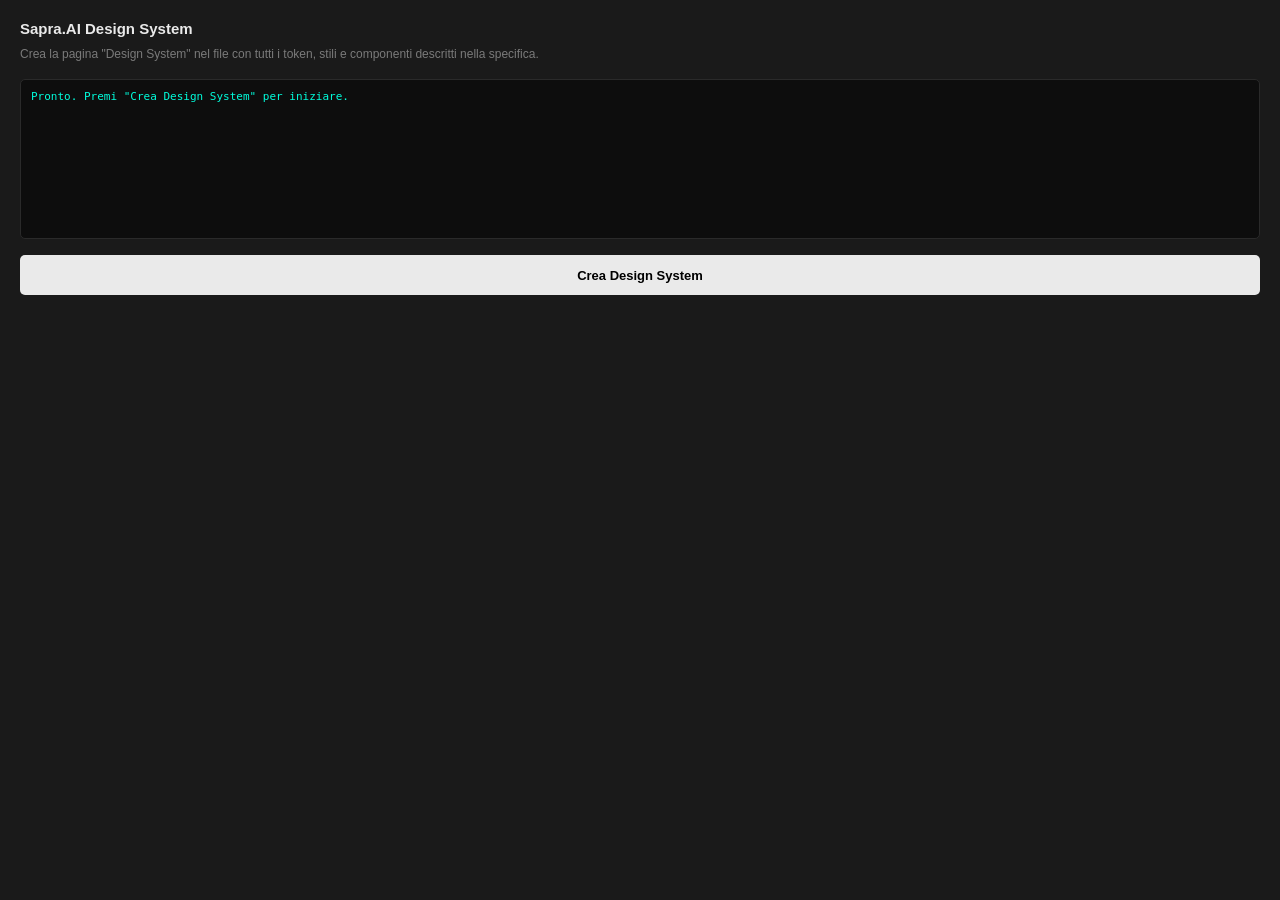
<file: figma-ds-plugin/ui.html>
<!DOCTYPE html>
<html>
<head>
  <meta charset="utf-8" />
  <style>
    * { box-sizing: border-box; margin: 0; padding: 0; }
    body {
      font-family: 'Inter', sans-serif;
      font-size: 13px;
      background: #1a1a1a;
      color: #eaeaea;
      padding: 20px;
    }
    h2 { font-size: 15px; margin-bottom: 8px; color: #eaeaea; }
    p  { font-size: 12px; color: #7a7a7a; margin-bottom: 16px; line-height: 1.5; }
    #log {
      background: #0d0d0d;
      border: 1px solid #2a2a2a;
      border-radius: 5px;
      padding: 10px;
      font-size: 11px;
      font-family: 'IBM Plex Mono', monospace;
      color: #7a7a7a;
      height: 160px;
      overflow-y: auto;
      margin-bottom: 16px;
    }
    #log .ok  { color: #00ac3a; }
    #log .err { color: #f13342; }
    #log .inf { color: #00ffdd; }
    button {
      width: 100%;
      height: 40px;
      background: #eaeaea;
      color: #000;
      border: none;
      border-radius: 5px;
      font-size: 13px;
      font-weight: 600;
      cursor: pointer;
    }
    button:disabled { opacity: 0.4; cursor: default; }
  </style>
</head>
<body>
  <h2>Sapra.AI Design System</h2>
  <p>Crea la pagina "Design System" nel file con tutti i token, stili e componenti descritti nella specifica.</p>
  <div id="log"><span class="inf">Pronto. Premi "Crea Design System" per iniziare.</span></div>
  <button id="runBtn" onclick="run()">Crea Design System</button>

  <script>
    function log(msg, type) {
      const el = document.getElementById('log');
      const span = document.createElement('span');
      span.className = type || '';
      span.textContent = msg;
      el.appendChild(document.createElement('br'));
      el.appendChild(span);
      el.scrollTop = el.scrollHeight;
    }

    function run() {
      document.getElementById('runBtn').disabled = true;
      log('Avvio creazione...', 'inf');
      parent.postMessage({ pluginMessage: { type: 'run' } }, '*');
    }

    window.onmessage = (event) => {
      const msg = event.data.pluginMessage;
      if (!msg) return;
      if (msg.type === 'log') log(msg.text, msg.level);
      if (msg.type === 'done') {
        log('✅ ' + msg.text, 'ok');
        document.getElementById('runBtn').disabled = false;
        document.getElementById('runBtn').textContent = 'Ricrea Design System';
      }
      if (msg.type === 'error') {
        log('❌ ' + msg.text, 'err');
        document.getElementById('runBtn').disabled = false;
      }
    };
  </script>
</body>
</html>
</file>
<file: style.css>
/* ═══════════════════════════════════════════════════════════════
   SAPRA.AI — Stili componenti
   I token sono in tokens.css — non modificare qui.
   ═══════════════════════════════════════════════════════════════ */

@import './tokens.css';

/* Reset */
*, *::before, *::after { box-sizing: border-box; margin: 0; padding: 0; }

/* ───────────────────────────────────────────────────────────────
   Base
   ─────────────────────────────────────────────────────────────── */
html, body {
  font-family: var(--font-sans);
  background: var(--bg);
  color: var(--text-primary);
  font-size: var(--text-xl);
  line-height: var(--leading-normal);
  min-height: 100vh;
  -webkit-font-smoothing: antialiased;
}

/* ───────────────────────────────────────────────────────────────
   Screen Nav Bar
   ─────────────────────────────────────────────────────────────── */
.screen-nav {
  position: fixed;
  top: 0; left: 0; right: 0;
  z-index: var(--z-nav);
  background: #000;
  border-bottom: 1px solid var(--border-subtle);
  display: flex;
  align-items: center;
  gap: var(--space-1);
  padding: var(--space-2) var(--space-4);
  overflow-x: auto;
  white-space: nowrap;
}
.nav-label {
  font-family: var(--font-mono);
  font-size: var(--text-2xs);
  letter-spacing: var(--tracking-xl);
  text-transform: uppercase;
  color: var(--text-muted);
  margin-right: 10px;
  flex-shrink: 0;
}
.nav-btn {
  background: transparent;
  border: 1px solid var(--border-subtle);
  color: var(--text-secondary);
  padding: var(--space-1) 11px;
  border-radius: var(--r-full);
  cursor: pointer;
  font-family: var(--font-mono);
  font-size: var(--text-xs);
  letter-spacing: var(--tracking-xs);
  transition: all var(--ease-base);
  white-space: nowrap;
}
.nav-btn:hover {
  border-color: var(--border-default);
  color: var(--text-primary);
}
.nav-btn.active {
  background: var(--text-primary);
  border-color: var(--text-primary);
  color: var(--bg);
}

/* ───────────────────────────────────────────────────────────────
   Stage & Screens
   ─────────────────────────────────────────────────────────────── */
.stage {
  padding-top: 48px;
  min-height: 100vh;
  display: flex;
  align-items: flex-start;
  justify-content: center;
}
.screen {
  display: none;
  flex-direction: column;
  align-items: center;
  width: 100%;
  padding: var(--space-9) var(--space-4) var(--space-11);
  gap: var(--space-5);
  animation: fadeUp .22s ease;
}
.screen.active { display: flex; }

@keyframes fadeUp {
  from { opacity: 0; transform: translateY(10px); }
  to   { opacity: 1; transform: translateY(0); }
}

/* ───────────────────────────────────────────────────────────────
   UX Note (annotation)
   ─────────────────────────────────────────────────────────────── */
.ux-note {
  width: 100%;
  max-width: 480px;
  background: var(--amber-bg);
  border: 1px solid var(--amber-border);
  border-radius: var(--r-md);
  padding: var(--space-3) var(--space-4);
  font-family: var(--font-mono);
  font-size: var(--text-sm);
  color: var(--amber-text);
  line-height: var(--leading-relaxed);
}
.ux-note strong { color: var(--amber); }

/* ═══════════════════════════════════════════════════════════════
   LOGO
   ═══════════════════════════════════════════════════════════════ */
.logo {
  display: flex;
  align-items: center;
  gap: 9px;
  font-family: var(--font-serif);
  font-size: var(--text-6xl);
  font-weight: var(--weight-regular);
  color: var(--text-primary);
  letter-spacing: var(--tracking-tight);
}
.logo-mark {
  width: 28px;
  height: 28px;
  display: flex;
  align-items: center;
  justify-content: center;
  flex-shrink: 0;
}
.logo-ai {
  color: var(--text-secondary);
  font-size: var(--text-3xl);
}

/* ═══════════════════════════════════════════════════════════════
   WELCOME SCREEN
   ═══════════════════════════════════════════════════════════════ */
.welcome-card {
  width: 100%;
  max-width: 440px;
  display: flex;
  flex-direction: column;
  align-items: center;
  text-align: center;
  gap: var(--space-7);
  padding: var(--space-10) var(--space-8) var(--space-9);
  background: transparent;
}

.welcome-illustration {
  width: 100%;
  display: flex;
  justify-content: center;
}
.illustration-box {
  width: 140px;
  height: 100px;
  border: 1px solid var(--border-subtle);
  border-radius: var(--r-xl);
  display: flex;
  align-items: center;
  justify-content: center;
  background: var(--surface-1);
}
.illustration-inner {
  opacity: 0.6;
}

.welcome-text h1 {
  font-family: var(--font-serif);
  font-size: var(--text-6xl);
  font-weight: var(--weight-regular);
  color: var(--text-primary);
  margin-bottom: 10px;
  line-height: var(--leading-tight);
  letter-spacing: var(--tracking-tight);
}
.welcome-text p {
  font-size: var(--text-xl);
  color: var(--text-secondary);
  line-height: var(--leading-loose);
}

.welcome-actions {
  display: flex;
  flex-direction: column;
  align-items: center;
  gap: 14px;
  width: 100%;
}

/* ═══════════════════════════════════════════════════════════════
   WIZARD SHELL
   ═══════════════════════════════════════════════════════════════ */
.card {
  width: 100%;
  max-width: 480px;
  background: transparent;
  overflow: hidden;
}
.wizard-card {
  display: flex;
  flex-direction: column;
}
.wizard-card--tall {
  max-height: calc(100vh - 140px);
  overflow-y: auto;
  scrollbar-width: thin;
  scrollbar-color: var(--border-subtle) transparent;
}
.wizard-card--tall::-webkit-scrollbar { width: 4px; }
.wizard-card--tall::-webkit-scrollbar-thumb { background: var(--border-subtle); border-radius: var(--r-2xs); }

.wizard-card--centered .wizard-body { align-items: center; text-align: center; }
.dashboard-card { max-width: 720px; }

/* ───────────────────────────────────────────────────────────────
   Wizard Header
   ─────────────────────────────────────────────────────────────── */
.wizard-header {
  display: flex;
  align-items: center;
  justify-content: space-between;
  padding: var(--space-4) var(--space-5);
  border-bottom: 1px solid var(--border-faint);
  position: sticky;
  top: 0;
  background: var(--bg);
  z-index: var(--z-content);
}
.wizard-header.no-back { justify-content: flex-end; }

.btn-exit {
  display: flex;
  align-items: center;
  gap: 6px;
  background: transparent;
  border: none;
  color: var(--text-secondary);
  font-family: var(--font-sans);
  font-size: var(--text-md);
  font-weight: var(--weight-medium);
  cursor: pointer;
  padding: var(--space-1) 0;
  transition: color var(--ease-base);
}
.btn-exit:hover { color: var(--text-primary); }

/* Step Progress */
.step-progress {
  display: flex;
  flex-direction: column;
  align-items: center;
  gap: 5px;
}
.step-dots {
  display: flex;
  align-items: center;
}
.dot {
  width: 8px;
  height: 8px;
  border-radius: var(--r-circle);
  border: 1.5px solid var(--border-default);
  background: transparent;
  transition: all var(--ease-slow);
}
.dot.active {
  background: var(--text-primary);
  border-color: var(--text-primary);
}
.dot.half {
  background: linear-gradient(90deg, var(--text-primary) 50%, transparent 50%);
  border-color: var(--border-default);
}
.dot-line {
  width: 18px;
  height: 1px;
  background: var(--border-subtle);
}
.dot-line.active { background: rgba(255,255,255,0.3); }
.step-label {
  font-family: var(--font-mono);
  font-size: var(--text-2xs);
  letter-spacing: var(--tracking-lg);
  text-transform: uppercase;
  color: var(--text-muted);
}

/* Wizard Body */
.wizard-body {
  padding: 28px var(--space-6) var(--space-5);
  display: flex;
  flex-direction: column;
  gap: 22px;
  flex: 1;
}

.step-heading h2 {
  font-family: var(--font-serif);
  font-size: var(--text-5xl);
  font-weight: var(--weight-regular);
  color: var(--text-primary);
  letter-spacing: var(--tracking-tight);
  margin-bottom: 5px;
}
.step-sub {
  font-size: var(--text-lg);
  color: var(--text-secondary);
  line-height: var(--leading-relaxed);
}

/* Wizard Footer */
.wizard-footer {
  display: flex;
  justify-content: space-between;
  align-items: center;
  padding: var(--space-4) var(--space-6);
  border-top: 1px solid var(--border-faint);
  background: var(--bg);
}
.wizard-footer--center { justify-content: center; }

/* ═══════════════════════════════════════════════════════════════
   FORM ELEMENTS
   ═══════════════════════════════════════════════════════════════ */
.field-group {
  display: flex;
  flex-direction: column;
  gap: 10px;
}
.field-label {
  font-family: var(--font-mono);
  font-size: var(--text-xs);
  font-weight: var(--weight-medium);
  letter-spacing: var(--tracking-xl);
  text-transform: uppercase;
  color: var(--text-secondary);
}
.field-label-small {
  font-family: var(--font-mono);
  font-size: var(--text-2xs);
  font-weight: var(--weight-medium);
  letter-spacing: var(--tracking-xl);
  text-transform: uppercase;
  color: var(--text-muted);
}

/* Role Cards */
.role-grid {
  display: grid;
  grid-template-columns: 1fr 1fr;
  gap: 10px;
}
.role-card {
  position: relative;
  background: var(--surface-2);
  border: 1px solid var(--border-subtle);
  border-radius: var(--r-lg);
  padding: var(--space-4) 14px;
  cursor: pointer;
  transition: all var(--ease-base);
  display: flex;
  flex-direction: column;
  gap: 6px;
}
.role-card:hover {
  border-color: var(--border-default);
  background: var(--surface-3);
}
.role-card.selected {
  border-color: var(--border-selected);
  background: var(--surface-2);
}
.role-icon { font-size: 18px; }
.role-name {
  font-size: var(--text-md);
  font-weight: var(--weight-medium);
  color: var(--text-primary);
  line-height: var(--leading-snug);
}
.role-check {
  position: absolute;
  top: 10px; right: 10px;
  width: 16px; height: 16px;
  background: var(--text-primary);
  border-radius: var(--r-circle);
  display: none;
  align-items: center;
  justify-content: center;
  color: var(--bg);
}
.role-card.selected .role-check { display: flex; }

.profile-hint {
  display: flex;
  align-items: center;
  gap: 6px;
  font-family: var(--font-mono);
  font-size: var(--text-xs);
  color: var(--amber-text);
  border: 1px solid var(--amber-border);
  border-radius: var(--r-sm);
  padding: var(--space-2) 10px;
  background: var(--amber-bg);
  line-height: var(--leading-normal);
}

/* Tags */
.tag-group {
  display: flex;
  flex-wrap: wrap;
  gap: var(--space-2);
}
.tag {
  background: var(--surface-2);
  border: 1px solid var(--border-subtle);
  color: var(--text-secondary);
  border-radius: var(--r-full);
  padding: 5px 13px;
  font-size: var(--text-md);
  font-weight: var(--weight-medium);
  cursor: pointer;
  transition: all var(--ease-base);
  user-select: none;
  white-space: nowrap;
}
.tag:hover {
  border-color: var(--border-default);
  color: var(--text-primary);
}
.tag.selected {
  border-color: var(--border-selected);
  color: var(--text-primary);
  background: var(--surface-3);
}
.tag.tag-ghost {
  background: transparent;
  border-style: dashed;
  border-color: var(--border-subtle);
}

/* Text Input */
.text-input {
  width: 100%;
  background: var(--surface-2);
  border: 1px solid var(--border-subtle);
  border-radius: var(--r-lg);
  padding: var(--space-3) 14px;
  font-family: var(--font-sans);
  font-size: var(--text-lg);
  color: var(--text-primary);
  outline: none;
  transition: border-color var(--ease-base);
}
.text-input:focus { border-color: var(--border-default); }
.text-input::placeholder { color: var(--text-muted); }

/* ═══════════════════════════════════════════════════════════════
   STEP 2 — TOPIC
   ═══════════════════════════════════════════════════════════════ */
.search-box {
  display: flex;
  align-items: center;
  gap: 10px;
  background: var(--surface-2);
  border: 1px solid var(--border-subtle);
  border-radius: var(--r-lg);
  padding: 11px 14px;
  transition: border-color var(--ease-base);
}
.search-box:focus-within { border-color: var(--border-default); }
.search-input {
  flex: 1;
  background: transparent;
  border: none;
  font-family: var(--font-sans);
  font-size: var(--text-lg);
  color: var(--text-primary);
  outline: none;
}
.search-input::placeholder { color: var(--text-muted); }

.category-pills {
  display: flex;
  gap: var(--space-2);
  flex-wrap: wrap;
}
.pill-btn {
  display: flex;
  align-items: center;
  gap: var(--space-1);
  background: transparent;
  border: 1px solid var(--border-subtle);
  border-radius: var(--r-full);
  padding: 5px var(--space-3);
  font-family: var(--font-mono);
  font-size: var(--text-xs);
  letter-spacing: var(--tracking-md);
  color: var(--text-secondary);
  cursor: pointer;
  transition: all var(--ease-base);
}
.pill-btn:hover {
  border-color: var(--border-default);
  color: var(--text-primary);
}

.divider {
  border: none;
  border-top: 1px solid var(--border-faint);
}

.selected-header {
  display: flex;
  align-items: center;
  justify-content: space-between;
}
.counter {
  font-family: var(--font-mono);
  font-size: var(--text-xs);
  font-weight: var(--weight-medium);
  padding: 2px var(--space-2);
  border-radius: var(--r-full);
  letter-spacing: var(--tracking-md);
}
.counter-warn {
  background: var(--amber-bg);
  color: var(--amber);
  border: 1px solid var(--amber-border);
}
.counter-ok {
  background: var(--pos-bg);
  color: var(--pos-text);
  border: 1px solid var(--pos-border);
}

.selected-chips {
  display: flex;
  flex-wrap: wrap;
  gap: var(--space-2);
  min-height: 30px;
}
.chip {
  display: flex;
  align-items: center;
  gap: 7px;
  background: var(--surface-2);
  border: 1px solid var(--border-strong);
  border-radius: var(--r-full);
  padding: var(--space-1) 11px;
  font-size: var(--text-md);
  font-weight: var(--weight-medium);
  color: var(--text-primary);
}
.chip-remove {
  background: transparent;
  border: none;
  color: var(--text-muted);
  cursor: pointer;
  font-size: var(--text-sm);
  padding: 0;
  line-height: 1;
  transition: color var(--ease-fast);
}
.chip-remove:hover { color: var(--neg-text); }

.ai-hint {
  display: flex;
  align-items: flex-start;
  gap: var(--space-2);
  background: var(--amber-bg);
  border: 1px solid var(--amber-border);
  border-radius: var(--r-md);
  padding: 10px var(--space-3);
  font-size: var(--text-md);
  color: var(--amber-text);
  line-height: var(--leading-normal);
}
.ai-hint-count { font-weight: var(--weight-semibold); }
.ai-hint-sub { opacity: 0.75; }

/* ═══════════════════════════════════════════════════════════════
   STEP 3 — SOURCES
   ═══════════════════════════════════════════════════════════════ */
.source-section { display: flex; flex-direction: column; gap: var(--space-2); }
.source-section-label {
  font-family: var(--font-mono);
  font-size: var(--text-2xs);
  font-weight: var(--weight-medium);
  letter-spacing: var(--tracking-2xl);
  text-transform: uppercase;
  color: var(--text-muted);
}
.source-list {
  border: 1px solid var(--border-subtle);
  border-radius: var(--r-lg);
  overflow: hidden;
  background: var(--surface-1);
}
.source-row {
  display: flex;
  align-items: center;
  gap: 10px;
  padding: 11px 14px;
  border-bottom: 1px solid var(--border-faint);
  cursor: pointer;
  transition: background var(--ease-fast);
}
.source-row:last-child { border-bottom: none; }
.source-row:hover { background: var(--surface-2); }
.source-check {
  width: 15px; height: 15px;
  accent-color: var(--text-primary);
  cursor: pointer;
  flex-shrink: 0;
}
.source-icon { font-size: var(--text-lg); flex-shrink: 0; }
.source-name {
  flex: 1;
  font-size: var(--text-lg);
  font-weight: var(--weight-medium);
  color: var(--text-primary);
}
.source-badge {
  font-family: var(--font-mono);
  font-size: var(--text-2xs);
  font-weight: var(--weight-medium);
  letter-spacing: var(--tracking-md);
  padding: 2px 7px;
  border-radius: var(--r-full);
}
.source-badge.rss {
  background: var(--pos-bg);
  color: var(--pos-text);
  border: 1px solid var(--pos-border);
}

.source-custom-section { display: flex; flex-direction: column; gap: var(--space-2); }
.expand-btn {
  display: flex;
  align-items: center;
  gap: 7px;
  background: transparent;
  border: 1px dashed var(--border-subtle);
  border-radius: var(--r-lg);
  color: var(--text-secondary);
  padding: 10px 14px;
  font-family: var(--font-sans);
  font-size: var(--text-lg);
  cursor: pointer;
  width: 100%;
  transition: all var(--ease-base);
  text-align: left;
}
.expand-btn:hover {
  border-color: var(--border-default);
  color: var(--text-primary);
}
.custom-form { display: none; }
.custom-form.open { display: block; }
.custom-input-row {
  display: flex;
  gap: var(--space-2);
  margin-top: 6px;
}
.custom-input-row .text-input { flex: 1; }
.btn-small-primary {
  background: var(--btn-bg);
  color: var(--btn-text);
  border: none;
  border-radius: var(--r-lg);
  padding: 10px var(--space-4);
  font-family: var(--font-sans);
  font-size: var(--text-md);
  font-weight: var(--weight-semibold);
  cursor: pointer;
  white-space: nowrap;
  transition: background var(--ease-base);
}
.btn-small-primary:hover { background: var(--btn-hover); }

.upload-btn-row { display: flex; }
.upload-btn {
  display: flex;
  align-items: center;
  gap: 7px;
  background: transparent;
  border: 1px dashed var(--border-subtle);
  border-radius: var(--r-lg);
  color: var(--text-secondary);
  padding: 10px 14px;
  font-size: var(--text-md);
  cursor: pointer;
  transition: all var(--ease-base);
}
.upload-btn:hover {
  border-color: var(--border-default);
  color: var(--text-primary);
}

.stats-bar {
  display: flex;
  align-items: center;
  gap: var(--space-2);
  padding: 10px 14px;
  background: var(--surface-1);
  border: 1px solid var(--border-subtle);
  border-radius: var(--r-md);
  font-family: var(--font-mono);
  font-size: var(--text-sm);
  color: var(--text-secondary);
}
.stats-bar strong { color: var(--text-primary); }
.stats-sep { color: var(--text-muted); }

/* ═══════════════════════════════════════════════════════════════
   STEP 4 — LOADING
   ═══════════════════════════════════════════════════════════════ */
.loading-body {
  padding: var(--space-10) var(--space-6) var(--space-8);
  gap: var(--space-7);
}
.loading-title {
  font-family: var(--font-serif);
  font-size: var(--text-4xl);
  font-weight: var(--weight-regular);
  color: var(--text-primary);
  text-align: center;
  letter-spacing: var(--tracking-tight);
}
.progress-bar-wrap {
  width: 100%;
  height: 3px;
  background: var(--surface-3);
  border-radius: var(--r-full);
  overflow: hidden;
}
.progress-bar {
  height: 100%;
  background: var(--text-primary);
  border-radius: var(--r-full);
  width: 0%;
  transition: width var(--ease-slow) ease;
}
.progress-pct {
  font-family: var(--font-mono);
  font-size: var(--text-sm);
  color: var(--text-secondary);
  text-align: center;
  letter-spacing: var(--tracking-lg);
}
.loading-steps {
  display: flex;
  flex-direction: column;
  gap: var(--space-3);
  text-align: left;
  width: 100%;
  max-width: 260px;
}
.loading-step {
  display: flex;
  align-items: center;
  gap: 10px;
  font-size: var(--text-lg);
  font-weight: var(--weight-medium);
  color: var(--text-muted);
}
.loading-step.done { color: var(--text-secondary); }
.loading-step.spinning { color: var(--text-primary); }

@keyframes spin {
  from { transform: rotate(0deg); }
  to   { transform: rotate(360deg); }
}
.spin { animation: spin 1s linear infinite; }
.btn-link-sm {
  background: transparent;
  border: none;
  color: var(--text-muted);
  font-family: var(--font-mono);
  font-size: var(--text-xs);
  letter-spacing: var(--tracking-md);
  cursor: pointer;
  text-decoration: underline;
  padding: 0;
  transition: color var(--ease-base);
}
.btn-link-sm:hover { color: var(--text-secondary); }

/* ═══════════════════════════════════════════════════════════════
   STEP 4 — FEED PRONTO
   ═══════════════════════════════════════════════════════════════ */
.success-badge {
  display: flex;
  align-items: center;
  gap: 10px;
  font-family: var(--font-serif);
  font-size: var(--text-4xl);
  font-weight: var(--weight-regular);
  color: var(--text-primary);
  letter-spacing: var(--tracking-tight);
}

.preview-label {
  font-family: var(--font-mono);
  font-size: var(--text-2xs);
  font-weight: var(--weight-medium);
  letter-spacing: var(--tracking-xl);
  text-transform: uppercase;
  color: var(--text-muted);
}

.article-list {
  border: 1px solid var(--border-subtle);
  border-radius: var(--r-xl);
  overflow: hidden;
  background: var(--surface-1);
}
.article-row {
  display: flex;
  align-items: flex-start;
  gap: var(--space-3);
  padding: 14px var(--space-4);
  border-bottom: 1px solid var(--border-faint);
  transition: background var(--ease-fast);
}
.article-row:last-child { border-bottom: none; }
.article-row:hover { background: var(--surface-2); }
.article-score {
  font-family: var(--font-mono);
  font-size: var(--text-xs);
  font-weight: var(--weight-medium);
  white-space: nowrap;
  padding: 3px var(--space-2);
  border-radius: var(--r-full);
  flex-shrink: 0;
  margin-top: 2px;
  letter-spacing: var(--tracking-xs);
}
.score-high { background: var(--pos-bg);  color: var(--pos-text); border: 1px solid var(--pos-border); }
.score-mid  { background: var(--info-bg); color: var(--info-text); border: 1px solid var(--info-border); }
.score-ok   { background: var(--surface-3); color: var(--text-secondary); border: 1px solid var(--border-subtle); }
.article-body { display: flex; flex-direction: column; gap: var(--space-1); }
.article-title {
  font-size: var(--text-lg);
  font-weight: var(--weight-medium);
  color: var(--text-primary);
  line-height: var(--leading-snug);
}
.article-meta {
  font-size: var(--text-sm);
  color: var(--text-muted);
  display: flex;
  align-items: center;
  gap: 5px;
  flex-wrap: wrap;
}
.topic-pill {
  background: var(--surface-glass);
  border: 1px solid var(--border-subtle);
  border-radius: var(--r-full);
  padding: 1px 7px;
  font-family: var(--font-mono);
  font-size: var(--text-2xs);
  letter-spacing: var(--tracking-md);
  color: var(--text-secondary);
}

.config-summary {
  display: flex;
  flex-direction: column;
  gap: 10px;
  padding: 14px var(--space-4);
  background: var(--surface-1);
  border: 1px solid var(--border-subtle);
  border-radius: var(--r-lg);
}
.config-summary-label {
  font-family: var(--font-mono);
  font-size: var(--text-2xs);
  letter-spacing: var(--tracking-xl);
  text-transform: uppercase;
  color: var(--text-muted);
}
.config-pills {
  display: flex;
  gap: var(--space-2);
  flex-wrap: wrap;
}
.config-tag {
  background: var(--surface-3);
  border: 1px solid var(--border-subtle);
  border-radius: var(--r-full);
  padding: 3px 10px;
  font-family: var(--font-mono);
  font-size: var(--text-xs);
  letter-spacing: var(--tracking-sm);
  color: var(--text-secondary);
}

.edit-links {
  display: flex;
  flex-direction: column;
  gap: 10px;
}
.muted-sm {
  font-size: var(--text-md);
  color: var(--text-muted);
}
.edit-btns { display: flex; gap: var(--space-2); flex-wrap: wrap; }
.btn-edit {
  background: transparent;
  border: 1px solid var(--border-subtle);
  border-radius: var(--r-full);
  color: var(--text-secondary);
  font-size: var(--text-md);
  padding: 6px 14px;
  cursor: pointer;
  transition: all var(--ease-base);
  font-family: var(--font-sans);
}
.btn-edit:hover {
  border-color: var(--border-default);
  color: var(--text-primary);
}

/* ═══════════════════════════════════════════════════════════════
   DASHBOARD
   ═══════════════════════════════════════════════════════════════ */
.dash-topbar {
  display: flex;
  align-items: center;
  justify-content: space-between;
  padding: 14px var(--space-5);
  border-bottom: 1px solid var(--border-faint);
}
.dash-logo {
  display: flex;
  align-items: center;
  gap: var(--space-2);
  font-family: var(--font-serif);
  font-size: var(--text-3xl);
  font-weight: var(--weight-regular);
  color: var(--text-primary);
}
.dash-logo-ai { color: var(--text-secondary); font-size: var(--text-xl); }
.dash-topbar-right { display: flex; align-items: center; gap: var(--space-3); }
.dash-user {
  font-family: var(--font-mono);
  font-size: var(--text-xs);
  letter-spacing: var(--tracking-md);
  color: var(--text-muted);
}
.dash-avatar {
  width: 28px; height: 28px;
  background: var(--surface-3);
  border: 1px solid var(--border-default);
  color: var(--text-primary);
  border-radius: var(--r-circle);
  display: flex;
  align-items: center;
  justify-content: center;
  font-family: var(--font-mono);
  font-size: var(--text-sm);
  font-weight: var(--weight-medium);
}

/* Setup Banner */
.setup-banner {
  display: flex;
  align-items: center;
  gap: var(--space-3);
  padding: var(--space-3) var(--space-5);
  background: var(--amber-bg);
  border-bottom: 1px solid var(--amber-border);
}
.banner-left {
  display: flex;
  align-items: flex-start;
  gap: 10px;
  flex: 1;
}
.banner-title {
  font-size: var(--text-lg);
  font-weight: var(--weight-medium);
  color: var(--text-primary);
}
.banner-sub {
  font-family: var(--font-mono);
  font-size: var(--text-xs);
  letter-spacing: var(--tracking-sm);
  color: var(--amber);
  opacity: 0.8;
}
.btn-banner {
  background: var(--amber-bg-active);
  border: 1px solid var(--amber-border-active);
  color: var(--amber);
  border-radius: var(--r-full);
  padding: 6px 14px;
  font-family: var(--font-mono);
  font-size: var(--text-xs);
  letter-spacing: var(--tracking-md);
  cursor: pointer;
  white-space: nowrap;
  transition: all var(--ease-base);
}
.btn-banner:hover {
  background: var(--amber-border);   /* 0.20 — un gradino più scuro per l'hover */
}
.banner-close {
  background: transparent;
  border: none;
  color: var(--text-muted);
  cursor: pointer;
  font-size: var(--text-md);
  padding: var(--space-1);
  border-radius: var(--r-xs);
  flex-shrink: 0;
  transition: color var(--ease-base);
}
.banner-close:hover { color: var(--text-secondary); }

/* Dashboard Layout */
.dash-layout {
  display: grid;
  grid-template-columns: 170px 1fr;
  min-height: 440px;
}
.dash-sidebar {
  border-right: 1px solid var(--border-faint);
  padding: var(--space-4) var(--space-3);
  display: flex;
  flex-direction: column;
  gap: 2px;
}
.sidebar-section-label {
  font-family: var(--font-mono);
  font-size: var(--text-2xs);
  font-weight: var(--weight-medium);
  letter-spacing: var(--tracking-xl);
  text-transform: uppercase;
  color: var(--text-muted);
  padding: var(--space-1) var(--space-2);
  margin-bottom: 6px;
}
.sidebar-item {
  display: flex;
  align-items: center;
  gap: var(--space-2);
  padding: var(--space-2) 10px;
  border-radius: var(--r-md);
  font-size: var(--text-lg);
  font-weight: var(--weight-medium);
  color: var(--text-secondary);
  cursor: pointer;
  transition: all var(--ease-fast);
}
.sidebar-item:hover { background: var(--surface-2); color: var(--text-primary); }
.sidebar-item.active { background: var(--surface-2); color: var(--text-primary); }

.dash-main {
  padding: var(--space-5);
  display: flex;
  flex-direction: column;
  gap: var(--space-3);
  overflow-y: auto;
}
.dash-feed-header {
  display: flex;
  align-items: center;
  justify-content: space-between;
  margin-bottom: var(--space-1);
}
.dash-feed-header h3 {
  font-family: var(--font-serif);
  font-size: var(--text-3xl);
  font-weight: var(--weight-regular);
  color: var(--text-primary);
  letter-spacing: var(--tracking-tight);
}
.feed-badge {
  font-family: var(--font-mono);
  font-size: var(--text-2xs);
  font-weight: var(--weight-medium);
  letter-spacing: var(--tracking-lg);
  text-transform: uppercase;
  padding: 3px 10px;
  border-radius: var(--r-full);
}
.feed-badge.personalized {
  background: var(--pos-bg);
  color: var(--pos-text);
  border: 1px solid var(--pos-border);
}
.feed-badge.generic {
  background: var(--surface-3);
  color: var(--text-muted);
  border: 1px solid var(--border-subtle);
}

/* Dashboard Articles */
.dash-article {
  position: relative;
  border: 1px solid var(--border-faint);
  border-radius: var(--r-xl);
  padding: 14px var(--space-4);
  background: var(--surface-1);
  transition: border-color var(--ease-base);
  cursor: pointer;
  display: flex;
  flex-direction: column;
  gap: var(--space-1);
}
.dash-article:hover { border-color: var(--border-subtle); }
.dash-article.featured-art {
  border-color: var(--border-default);
  background: var(--surface-2);
}
.dash-article.generic-art { opacity: 0.5; }

.article-score-inline {
  font-family: var(--font-mono);
  font-size: var(--text-xs);
  font-weight: var(--weight-medium);
  letter-spacing: var(--tracking-sm);
  display: inline-block;
  padding: 2px var(--space-2);
  border-radius: var(--r-full);
  margin-bottom: var(--space-1);
  background: var(--pos-bg);
  color: var(--pos-text);
  border: 1px solid var(--pos-border);
}
.article-score-inline.score-mid {
  background: var(--info-bg);
  color: var(--info-text);
  border-color: var(--info-border);
}
.article-score-inline.score-ok {
  background: var(--surface-3);
  color: var(--text-muted);
  border-color: var(--border-subtle);
}
.dash-art-meta {
  font-family: var(--font-mono);
  font-size: var(--text-xs);
  letter-spacing: var(--tracking-sm);
  color: var(--text-muted);
}
.dash-art-title {
  font-size: var(--text-lg);
  font-weight: var(--weight-medium);
  color: var(--text-primary);
  line-height: var(--leading-snug);
}
.dash-art-source {
  font-family: var(--font-mono);
  font-size: var(--text-xs);
  color: var(--text-muted);
}
.generic-articles { display: flex; flex-direction: column; gap: var(--space-2); }

/* Contextual Tooltip */
.tooltip-contextual {
  position: absolute;
  bottom: calc(100% + 10px);
  left: 14px;
  background: var(--surface-3);
  border: 1px solid var(--border-default);
  border-radius: var(--r-lg);
  z-index: var(--z-tooltip);
  min-width: 220px;
  box-shadow: var(--shadow-tooltip);
}
.tooltip-arrow {
  position: absolute;
  bottom: -5px; left: 18px;
  width: 9px; height: 9px;
  background: var(--surface-3);
  border-right: 1px solid var(--border-default);
  border-bottom: 1px solid var(--border-default);
  transform: rotate(45deg);
  border-radius: var(--r-2xs);
}
.tooltip-body {
  display: flex;
  align-items: center;
  gap: 7px;
  padding: 9px var(--space-3);
  font-size: var(--text-md);
  font-weight: var(--weight-medium);
  color: var(--text-secondary);
  position: relative;
  z-index: var(--z-base);
}
.tooltip-body strong { color: var(--text-primary); }
.tooltip-close {
  background: transparent;
  border: none;
  color: var(--text-muted);
  cursor: pointer;
  font-size: var(--text-xs);
  margin-left: auto;
  padding: 0;
  transition: color var(--ease-fast);
}
.tooltip-close:hover { color: var(--text-secondary); }

/* ═══════════════════════════════════════════════════════════════
   BUTTONS
   ═══════════════════════════════════════════════════════════════ */
.btn-primary {
  display: inline-flex;
  align-items: center;
  justify-content: center;
  gap: 7px;
  background: var(--btn-bg);
  color: var(--btn-text);
  border: none;
  border-radius: var(--r-xl);
  padding: var(--space-3) 22px;
  font-family: var(--font-sans);
  font-size: var(--text-xl);
  font-weight: var(--weight-semibold);
  cursor: pointer;
  transition: background var(--ease-base), transform var(--ease-fast);
  letter-spacing: var(--tracking-tight);
}
.btn-primary:hover { background: var(--btn-hover); }
.btn-primary:active { transform: scale(.98); }
.btn-primary.btn-lg {
  width: 100%;
  padding: 14px var(--space-6);
  font-size: var(--text-2xl);
  border-radius: var(--r-xl);
}
.btn-primary.btn-disabled {
  background: var(--surface-3);
  color: var(--text-muted);
  cursor: not-allowed;
}
.btn-primary.btn-disabled:hover { background: var(--surface-3); }

.btn-secondary {
  display: inline-flex;
  align-items: center;
  gap: 6px;
  background: transparent;
  color: var(--text-secondary);
  border: 1px solid var(--border-subtle);
  border-radius: var(--r-xl);
  padding: 11px 18px;
  font-family: var(--font-sans);
  font-size: var(--text-lg);
  font-weight: var(--weight-medium);
  cursor: pointer;
  transition: all var(--ease-base);
}
.btn-secondary:hover {
  border-color: var(--border-default);
  color: var(--text-primary);
}

.btn-ghost {
  background: transparent;
  border: none;
  color: var(--text-muted);
  font-family: var(--font-sans);
  font-size: var(--text-lg);
  cursor: pointer;
  padding: var(--space-2) var(--space-4);
  border-radius: var(--r-full);
  transition: color var(--ease-base);
}
.btn-ghost:hover { color: var(--text-secondary); }
.btn-ghost .muted {
  color: var(--text-muted);
  font-size: var(--text-md);
  margin-left: 2px;
}

/* ═══════════════════════════════════════════════════════════════
   UTILITIES
   ═══════════════════════════════════════════════════════════════ */
.muted { color: var(--text-secondary); }
</file>
